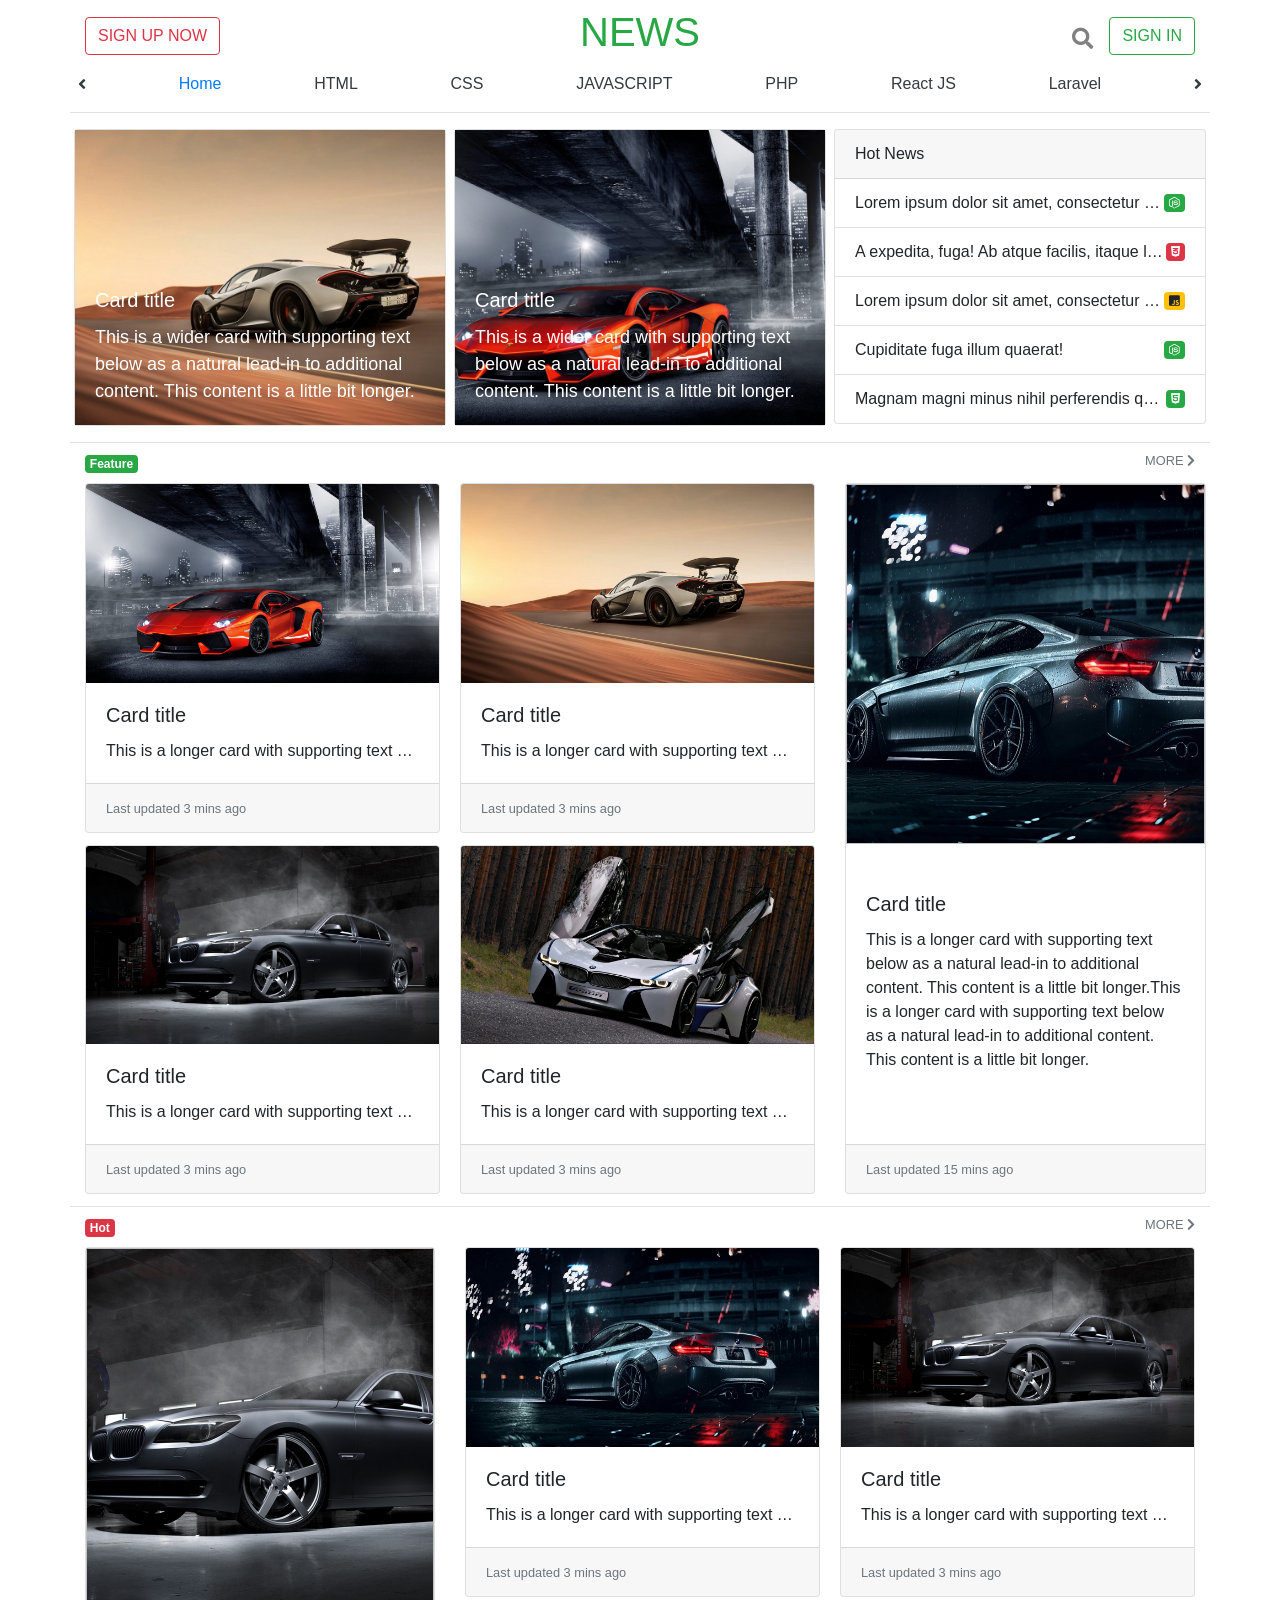
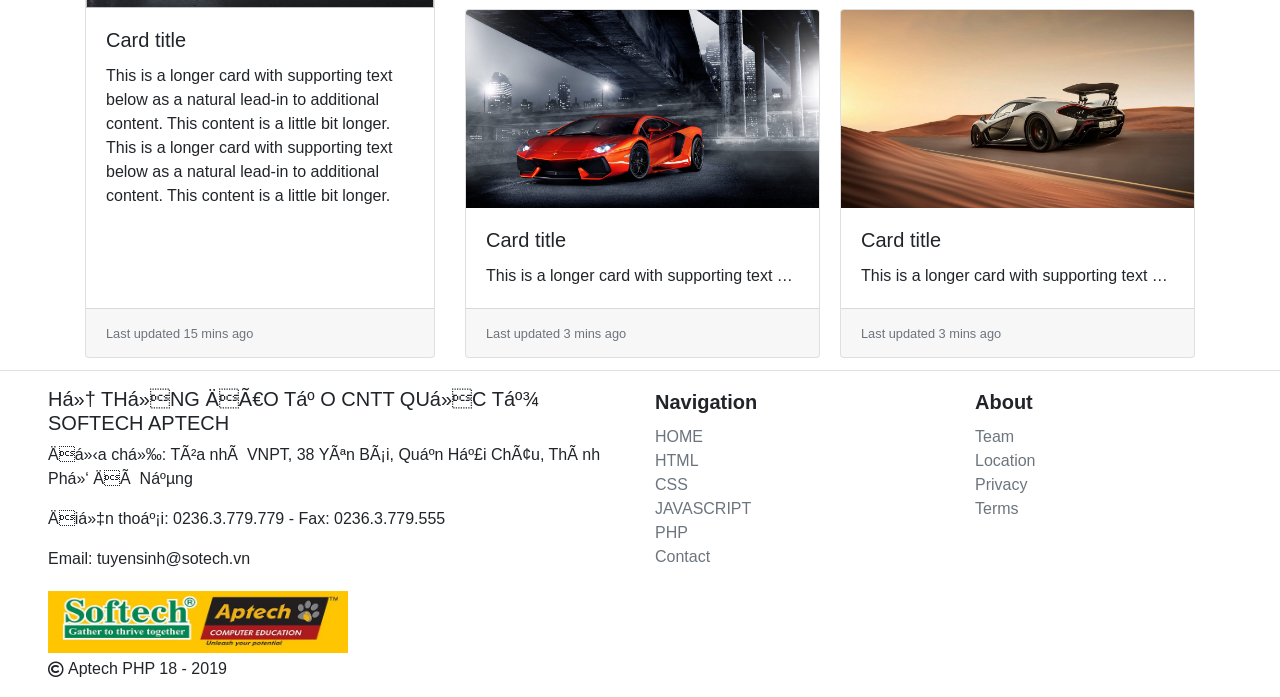
<file: HTML/HTML_PHP_18_LEXUANTHIEN/index.html>
<!DOCTYPE html>
<html>

<head>

    <script src="https://ajax.googleapis.com/ajax/libs/jquery/3.4.0/jquery.min.js"></script>

    <meta name="viewport" content="width=device-width, initial-scale=1">
    <link rel="stylesheet" href="https://stackpath.bootstrapcdn.com/bootstrap/4.3.1/css/bootstrap.min.css">
    <link rel="stylesheet" href="https://use.fontawesome.com/releases/v5.8.2/css/all.css"
        integrity="sha384-oS3vJWv+0UjzBfQzYUhtDYW+Pj2yciDJxpsK1OYPAYjqT085Qq/1cq5FLXAZQ7Ay" crossorigin="anonymous">

    <link rel="stylesheet" href="style.css">
</head>

<body>
    <div class="container pt-2">
        <div class="row">
            <div class="col-md-3 d-flex align-items-center">
                <button type="button" class="d-none d-md-block btn btn-outline-danger">SIGN UP NOW</button>
            </div>

            <div class="col-12 col-md-6 d-flex justify-content-between justify-content-md-center align-items-center">
                <h1 class="text-success">NEWS</h1>
                <div class="d-block d-md-none">
                    <button type="button" class="btn btn-sm btn-outline-success border " id="list-navigation">
                        <i class="fas fa-bars"></i>
                    </button>
                </div>
            </div>

            <div class="col-md-3 d-flex justify-content-end align-items-center">
                <i style="color:grey;" class="d-none d-md-block px-3 pt-1 fas fa-search fa-lg"></i>
                <button type="button" class="d-none d-md-block btn btn-outline-success">SIGN IN</button>
            </div>
        </div>

        <div class="row d-flex pt-2 px-2 flex-column flex-md-row justify-content-between text-dark">
            <i class="d-none d-md-flex fas fa-angle-left pt-1"></i>
            <a href="#">Home</a>
            <a>HTML</a>
            <P>CSS</P>
            <P>JAVASCRIPT</P>
            <P>PHP</P>
            <P>React JS</P>
            <P>Laravel</P>
            <i class="d-none d-md-flex fas fa-angle-right pt-1"></i>
        </div>
    </div>

    <div class="container border-top">
        <div class="row my-3">
            <div class="col-6 col-md-4 px-1">
                <div class="card">

                    <div id="image-1"></div>
                    <div class="card-img-overlay text-white d-flex flex-column justify-content-end ">
                        <h5 class="card-title ">Card title</h5>
                        <p class="card-text" style="font-size: 18px;">This is a wider card with supporting text below as a natural
                            lead-in
                            to additional
                            content. This content is a little bit longer.</p>
                    </div>
                </div>
            </div>

            <div class="d-none d-md-block col-md-4 px-1">
                <div class="card">

                    <div id="image-2"></div>
                    <div class="card-img-overlay text-white d-flex flex-column justify-content-end ">
                        <h5 class="card-title ">Card title</h5>
                        <p class="card-text" style="font-size: 18px;">This is a wider card with supporting text below as a natural
                            lead-in
                            to additional
                            content. This content is a little bit longer.</p>
                    </div>
                </div>
            </div>

            <div class="col-6 col-md-4 px-1">
                <div class="card">
                    <div class="card-header">
                        Hot News
                    </div>
                    <ul class="list-group list-group-flush">
                        <li class="list-group-item d-flex align-items-center">
                            <span class="text-truncate">Lorem ipsum dolor sit amet, consectetur adipisicing elit.
                                Cupiditate fuga illum quaerat!</span>
                            </span>
                            <span class="badge badge-success __badge ">
                                <i class="fab fa-node-js"></i>
                            </span>
                        </li>
                        <li class="list-group-item d-flex align-items-center">
                            <span class="text-truncate">A expedita, fuga! Ab atque facilis, itaque laborum.</span>
                            </span>
                            <span class="badge badge-danger __badge ">
                                <i class="fab fa-css3-alt"></i>
                            </span>
                        </li>
                        <li class="list-group-item d-flex align-items-center">
                            <span class="text-truncate">Lorem ipsum dolor sit amet, consectetur adipisicing
                                elit.</span>
                            </span>
                            <span class="badge badge-warning __badge ">
                                <i class="fab fa-js-square"></i>
                            </span>
                        </li>
                        <li class="list-group-item d-flex justify-content-between align-items-center">
                            <span class="text-truncate">Cupiditate fuga illum quaerat!</span>
                            </span>
                            <span class="badge badge-success __badge ">
                                <i class="fab fa-node-js"></i>
                            </span>
                        </li>
                        <li class="list-group-item d-flex align-items-center">
                            <span class="text-truncate">Magnam magni minus nihil perferendis quis recusandae
                                reiciendis reprehenderit sunt</span>
                            </span>
                            <span class="badge badge-success __badge ">
                                <i class="fab fa-html5"></i>
                            </span>
                        </li>
                    </ul>

                </div>
            </div>

        </div>

    </div>

    <div class="container border-top">
        <div class="row justify-content-between my-2 ">
            <div class="col-2">
                <a href="# " class="badge badge-success text-capitalize">Feature</a>
            </div>
            <div class="col-2 d-flex justify-content-end">
                <small class="ml-auto ">
                    <a href="# " class="text-muted text-uppercase">more
                        <i class="fas fa-chevron-right "></i>
                    </a>
                </small>
            </div>
        </div>


        <div class="row">
            <div class="col-12 col-md-8">
                <div class="card-columns">
                    <div class="card">
                        <img src="image-xe-3.jpg" class="card-img-top" alt="...">
                        <div class="card-body">
                            <h5 class="card-title">Card title</h5>
                            <p class="card-text text-truncate">This is a longer card with supporting text below as a
                                natural lead-in
                                to
                                additional content. This content is a little bit longer.</p>
                        </div>
                        <div class="card-footer">
                            <p class="card-text"><small class="text-muted">Last updated 3 mins ago</small></p>
                        </div>
                    </div>
                    <div class="card">
                        <img src="image-xe-4.jpg" class="card-img-top" alt="...">
                        <div class="card-body">
                            <h5 class="card-title">Card title</h5>
                            <p class="card-text text-truncate">This is a longer card with supporting text below as a
                                natural lead-in
                                to
                                additional content. This content is a little bit longer.</p>
                        </div>
                        <div class="card-footer">
                            <p class="card-text"><small class="text-muted">Last updated 3 mins ago</small></p>
                        </div>
                    </div>
                    <div class="d-none d-md-block card">
                        <img src="image-xe-5.jpg" class="card-img-top" alt="...">
                        <div class="card-body">
                            <h5 class="card-title">Card title</h5>
                            <p class="card-text text-truncate">This is a longer card with supporting text below as a
                                natural lead-in
                                to
                                additional content. This content is a little bit longer.</p>
                        </div>
                        <div class="card-footer">
                            <p class="card-text"><small class="text-muted">Last updated 3 mins ago</small></p>
                        </div>
                    </div>
                    <div class="d-none d-md-block card ">
                        <img src="image-xe-1.jpg" class="card-img-top" alt="...">
                        <div class="card-body">
                            <h5 class="card-title">Card title</h5>
                            <p class="card-text text-truncate">This is a longer card with supporting text below as a
                                natural lead-in
                                to
                                additional content. This content is a little bit longer.</p>
                        </div>
                        <div class="card-footer">
                            <p class="card-text"><small class="text-muted">Last updated 3 mins ago</small></p>
                        </div>
                    </div>
                </div>
            </div>

            <div class="d-none d-md-block col-md-4 pr-1">
                <div class="card">
                    <img id="anh-nen-1" class="card-img-top">
                    <div class="card-body pt-5" style="height: 300px;">
                        <h5 class="card-title">Card title</h5>
                        <p class="card-text">This is a longer card with supporting text below as a natural lead-in to
                            additional content. This content is a little bit longer.This is a longer card with
                            supporting text below as a natural lead-in to additional content. This content is a little
                            bit longer.</p>
                    </div>
                    <div class="card-footer">
                        <p class="card-text"><small class="text-muted">Last updated 15 mins ago</small></p>
                    </div>
                </div>

            </div>
        </div>

    </div>

    <div class="container border-top">
        <div class="row justify-content-between my-2 ">
            <div class="col-2">
                <a href="# " class="badge badge-danger text-capitalize">Hot</a>
            </div>
            <div class="col-2 d-flex justify-content-end">
                <small class="ml-auto ">
                    <a href="# " class="text-muted text-uppercase">more
                        <i class="fas fa-chevron-right "></i>
                    </a>
                </small>
            </div>
        </div>


        <div class="row">
            <div class="d-none d-md-block col-md-4">
                <div class="card">
                    <img id="anh-nen-2" class="card-img-top">
                    <div class="card-body" style="height: 300px;">
                        <h5 class="card-title">Card title</h5>
                        <p class="card-text">This is a longer card with supporting text below as a natural lead-in to
                            additional content. This content is a little bit longer. This is a longer card with
                            supporting text below as a natural lead-in to additional content. This content is a little
                            bit longer.</p>
                    </div>
                    <div class="card-footer">
                        <p class="card-text"><small class="text-muted">Last updated 15 mins ago</small></p>
                    </div>
                </div>

            </div>

            <div class="col-12 col-md-8">
                <div class="card-columns">
                    <div class="card">
                        <img src="image-xe-2.jpg" class="card-img-top" alt="...">
                        <div class="card-body">
                            <h5 class="card-title">Card title</h5>
                            <p class="card-text text-truncate">This is a longer card with supporting text below as a
                                natural lead-in
                                to
                                additional content. This content is a little bit longer.</p>
                        </div>
                        <div class="card-footer">
                            <p class="card-text"><small class="text-muted">Last updated 3 mins ago</small></p>
                        </div>
                    </div>
                    <div class="card">
                        <img src="image-xe-3.jpg" class="card-img-top" alt="...">
                        <div class="card-body">
                            <h5 class="card-title">Card title</h5>
                            <p class="card-text text-truncate">This is a longer card with supporting text below as a
                                natural lead-in
                                to
                                additional content. This content is a little bit longer.</p>
                        </div>
                        <div class="card-footer">
                            <p class="card-text"><small class="text-muted">Last updated 3 mins ago</small></p>
                        </div>
                    </div>
                    <div class="d-none d-md-block card">
                        <img src="image-xe-4.jpg" class="card-img-top" alt="...">
                        <div class="card-body">
                            <h5 class="card-title">Card title</h5>
                            <p class="card-text text-truncate">This is a longer card with supporting text below as a
                                natural lead-in
                                to
                                additional content. This content is a little bit longer.</p>
                        </div>
                        <div class="card-footer">
                            <p class="card-text"><small class="text-muted">Last updated 3 mins ago</small></p>
                        </div>
                    </div>
                    <div class="d-none d-md-block card ">
                        <img src="image-xe-5.jpg" class="card-img-top" alt="...">
                        <div class="card-body">
                            <h5 class="card-title">Card title</h5>
                            <p class="card-text text-truncate">This is a longer card with supporting text below as a
                                natural lead-in
                                to
                                additional content. This content is a little bit longer.</p>
                        </div>
                        <div class="card-footer">
                            <p class="card-text"><small class="text-muted">Last updated 3 mins ago</small></p>
                        </div>
                    </div>
                </div>
            </div>


        </div>

    </div>


    <div class="container-fluid border-top">
        <div class="row pt-3">
            <div class="col-6 col-md-6 pl-5">
                <h5>HỆ THỐNG ĐÀO TẠO CNTT QUỐC TẾ SOFTECH APTECH</h5>
                <p>Địa chỉ: Tòa nhà VNPT, 38 Yên Bái, Quận Hải Châu, Thành Phố Đà Nẵng</p>
                <p>Điện thoại: 0236.3.779.779 - Fax: 0236.3.779.555</p>
                <p>Email: tuyensinh@sotech.vn</p>
                <img class="py-1" src="softech.jpg" width="300px;" height="70px;">
                <div class="d-flex">
                    <i class=" pt-1 pr-1 far fa-copyright"></i>
                    <p>Aptech PHP 18 - 2019</p>
                </div>
            </div>
            <div class="col-3 d-none d-md-block">
                <ul class="list-unstyled">
                    <li style="font-size: 20px;" class="pb-2"><b>Navigation</b></li>
                    <li><a class="text-muted">HOME</a></li>
                    <li><a class="text-muted">HTML</a></li>
                    <li><a class="text-muted">CSS</a></li>
                    <li><a class="text-muted">JAVASCRIPT</a></li>
                    <li><a class="text-muted">PHP</a></li>
                    <li><a class="text-muted">Contact</a></li>
                </ul>

            </div>
            <div class="col-6 col-md-3 d-flex justify-content-sm-center justify-content-md-between">
                <ul class="list-unstyled">
                    <li style="font-size: 20px;" class="pb-2"><b>About</b></li>
                    <li><a class="text-muted">Team</a></li>
                    <li><a class="text-muted">Location</a></li>
                    <li><a class="text-muted">Privacy</a></li>
                    <li><a class="text-muted">Terms</a></li>
                </ul>
            </div>
        </div>
    </div>

</body>

</html>
</file>
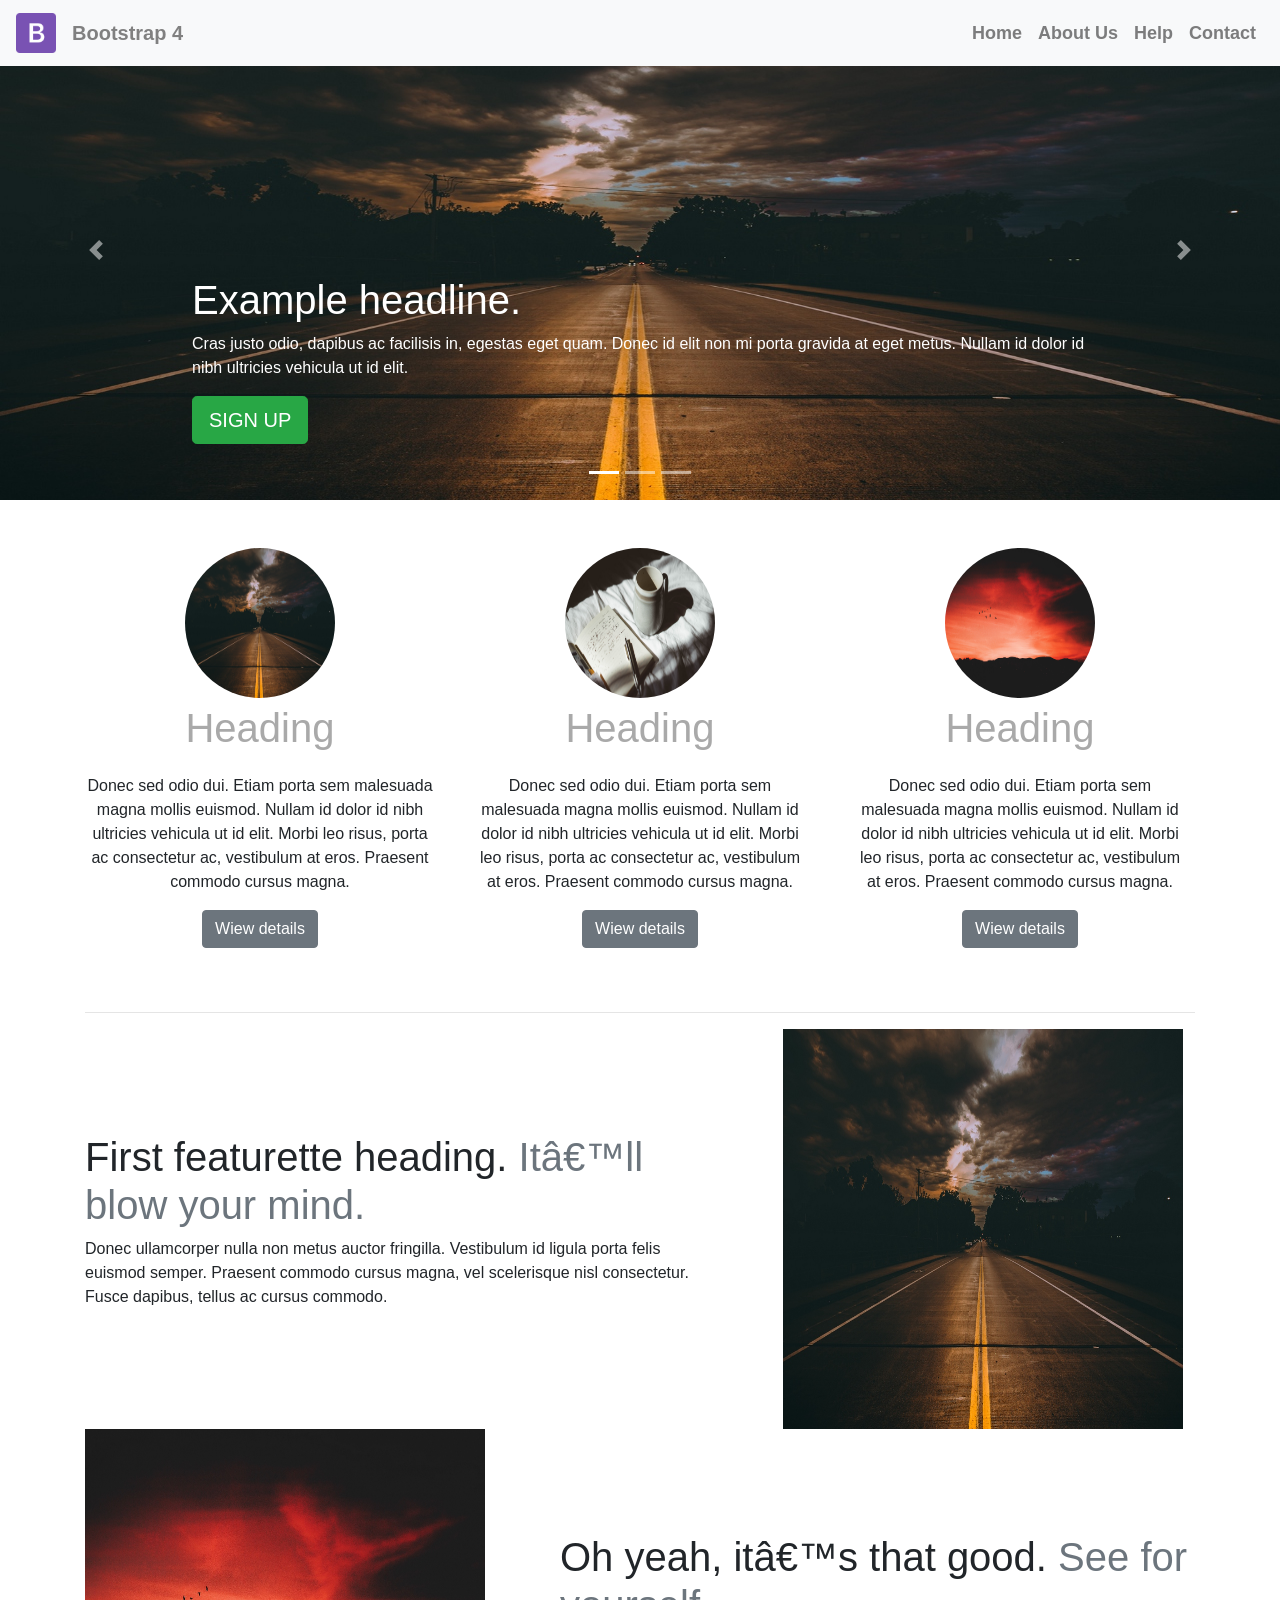
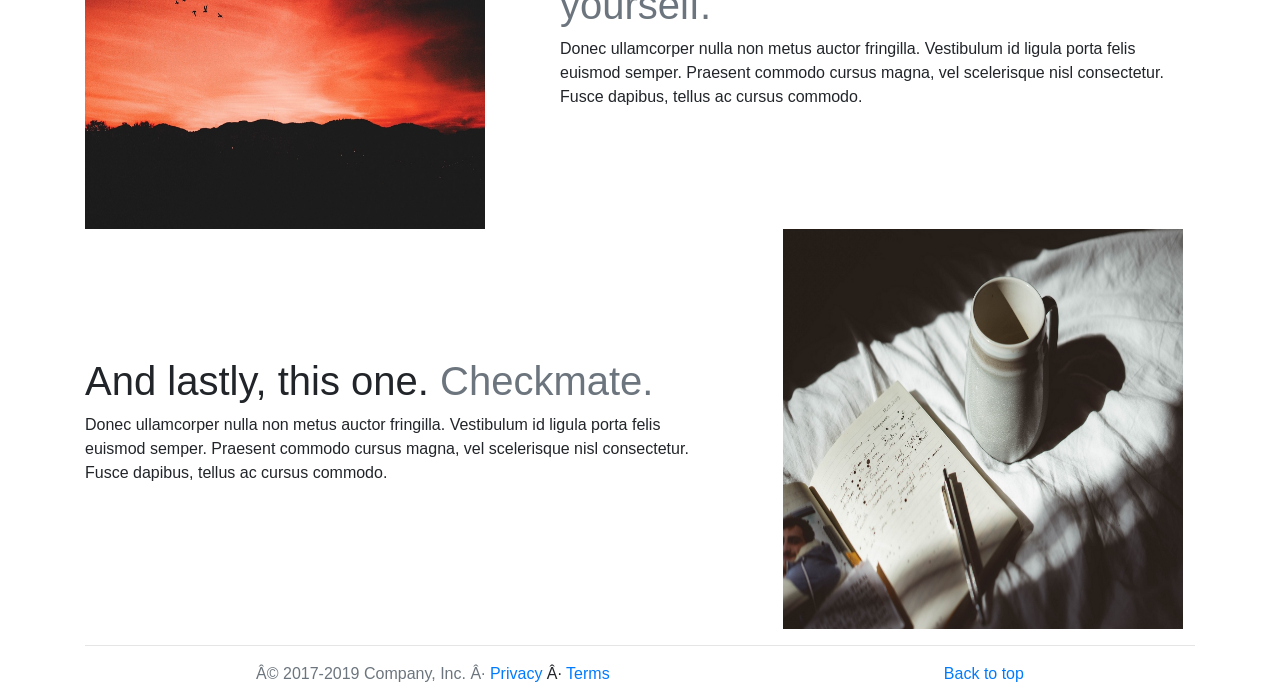
<file: HTML/13-20190528/baitap/index.html>
<!DOCTYPE html>
<html>

<head>
    <link rel="stylesheet" href="style.css">

    <meta name="viewport" content="width=device-width, initial-scale=1">
    <link rel="stylesheet" href="https://stackpath.bootstrapcdn.com/bootstrap/4.3.1/css/bootstrap.min.css">
</head>

<body>
    <script src="https://code.jquery.com/jquery-3.3.1.slim.min.js"
        integrity="sha384-q8i/X+965DzO0rT7abK41JStQIAqVgRVzpbzo5smXKp4YfRvH+8abtTE1Pi6jizo"
        crossorigin="anonymous"></script>
    <script src="https://cdnjs.cloudflare.com/ajax/libs/popper.js/1.14.7/umd/popper.min.js"
        integrity="sha384-UO2eT0CpHqdSJQ6hJty5KVphtPhzWj9WO1clHTMGa3JDZwrnQq4sF86dIHNDz0W1"
        crossorigin="anonymous"></script>
    <script src="https://stackpath.bootstrapcdn.com/bootstrap/4.3.1/js/bootstrap.min.js"
        integrity="sha384-JjSmVgyd0p3pXB1rRibZUAYoIIy6OrQ6VrjIEaFf/nJGzIxFDsf4x0xIM+B07jRM"
        crossorigin="anonymous"></script>



    <nav class="navbar navbar-expand-md bg-light navbar-light fixed-top" style="font-size: 18px;">
        <a class="navbar-brand" href="#">
            <img src="/HTML/13-20190528/logo.png" alt="logo" style="width:40px;">
        </a>
        <a class="navbar-brand d-none d-lg-block" style="color: gray;" href="#"><b>Bootstrap 4</b></a>
        <button class="navbar-toggler bg-dark" type="button" data-toggle="collapse" data-target="#collapsibleNavbar">
            <span class="navbar-toggler-icon"></span>
        </button>
        <div class="collapse navbar-collapse justify-content-end" id="collapsibleNavbar">
            <ul class="navbar-nav">
                <li class="nav-item">
                    <a class="nav-link" href="#"><b>Home</b></a>
                </li>
                <li class="nav-item">
                    <a class="nav-link" href="#"><b>About Us</b></a>
                </li>
                <li class="nav-item">
                    <a class="nav-link" href="#"><b>Help</b></a>
                </li>
                <li class="nav-item">
                    <a class="nav-link" href="#"><b>Contact</b></a>
                </li>
            </ul>
        </div>
    </nav>

    <div class="bd-example">
            <div id="carouselExampleCaptions" class="carousel slide" data-ride="carousel">
              <ol class="carousel-indicators">
                <li data-target="#carouselExampleCaptions" data-slide-to="0" class="active"></li>
                <li data-target="#carouselExampleCaptions" data-slide-to="1"></li>
                <li data-target="#carouselExampleCaptions" data-slide-to="2"></li>
              </ol>
              <div class="carousel-inner">
                <div class="carousel-item active">
                  <img src="/HTML/13-20190528/hinh-anh-1.jpg" class="d-block w-100" height="500px;" alt="...">
                  <div class="carousel-caption text-left">
                        <h1>Example headline.</h1>
                        <p>Cras justo odio, dapibus ac facilisis in, egestas eget quam. Donec id elit non mi porta gravida at
                          eget metus. Nullam id dolor id nibh ultricies vehicula ut id elit.</p>
                        <p><a class="btn btn-lg btn-success" href="#" role="button">SIGN UP</a></p>
                  </div>
                </div>
                <div class="carousel-item">
                  <img src="/HTML/13-20190528/hinh-anh-2.jpg" class="d-block w-100" height="500px;" alt="...">
                  <div class="carousel-caption d-none d-md-block">
                        <h1>Another example headline.</h1>
                        <p>Cras justo odio, dapibus ac facilisis in, egestas eget quam. Donec id elit non mi porta gravida at
                          eget metus. Nullam id dolor id nibh ultricies vehicula ut id elit.</p>
                        <p><a class="btn btn-lg btn-warning" href="#" role="button">Learn more</a></p>
                  </div>
                </div>
                <div class="carousel-item">
                  <img src="/HTML/13-20190528/hinh-anh-4.jpg" class="d-block w-100" height="500px;" alt="...">
                  <div class="carousel-caption text-right">
                        <h1>One more for good measure.</h1>
                        <p>Cras justo odio, dapibus ac facilisis in, egestas eget quam. Donec id elit non mi porta gravida at
                          eget metus. Nullam id dolor id nibh ultricies vehicula ut id elit.</p>
                        <p><a class="btn btn-lg btn-danger" href="#" role="button">Browse gallery</a></p>
                  </div>
                </div>
              </div>
              <a class="carousel-control-prev" href="#carouselExampleCaptions" role="button" data-slide="prev">
                <span class="carousel-control-prev-icon" aria-hidden="true"></span>
                <span class="sr-only">Previous</span>
              </a>
              <a class="carousel-control-next" href="#carouselExampleCaptions" role="button" data-slide="next">
                <span class="carousel-control-next-icon" aria-hidden="true"></span>
                <span class="sr-only">Next</span>
              </a>
            </div>
    </div>

    <br>
    <div class="container">
        <div class="row">
            <div class="col-md-12 col-lg-4" style="justify-content: center; display: flex; align-items: center; flex-direction: column; text-align: center;">
                <img id="vongtron" src="/HTML/13-20190528/hinh-anh-1.jpg" height="150px"; width="150px";>
                    
                <p style="color:darkgray; font-size:40px">Heading</p>
                <p>Donec sed odio dui. Etiam porta sem malesuada magna mollis euismod. Nullam id dolor id nibh ultricies
                    vehicula ut id elit. Morbi leo risus, porta ac consectetur ac, vestibulum at eros. Praesent commodo
                    cursus magna.</p>
                <button type="button" class="btn btn-secondary">Wiew details</button>

            </div>

            <div class="col-md-12 col-lg-4 p-4" style="justify-content: center; display: flex; align-items: center; flex-direction: column; text-align: center;">
                <img id="vongtron" src="/HTML/13-20190528/hinh-anh-4.jpg" height="150px"; width="150px";>
                <p style="color:darkgray; font-size:40px">Heading</p>
                <p>Donec sed odio dui. Etiam porta sem malesuada magna mollis euismod. Nullam id dolor id nibh ultricies
                    vehicula ut id elit. Morbi leo risus, porta ac consectetur ac, vestibulum at eros. Praesent commodo
                    cursus magna.</p>
                <button type="button" class="btn btn-secondary">Wiew details</button>

            </div>

            <div class="col-md-12 col-lg-4 p-4" style="justify-content: center; display: flex; align-items: center; flex-direction: column; text-align: center;">
                <img id="vongtron" src="/HTML/13-20190528/hinh-anh-2.jpg" height="150px"; width="150px";>
                <p style="color:darkgray; font-size:40px">Heading</p>
                <p>Donec sed odio dui. Etiam porta sem malesuada magna mollis euismod. Nullam id dolor id nibh ultricies
                    vehicula ut id elit. Morbi leo risus, porta ac consectetur ac, vestibulum at eros. Praesent commodo
                    cursus magna.</p>
                <button type="button" class="btn btn-secondary">Wiew details</button>

            </div>
        </div>

        <br>
        <hr>

        <div id="phan-ba" class="row d-flex">
            <div class="col-md-12 col-lg-7 d-flex justify-content-center flex-column text-algin-center">
                <h1>First featurette heading.<a class="text-muted"> It’ll blow your mind.</a></h1>
                <p>Donec ullamcorper nulla non metus auctor fringilla. Vestibulum id ligula porta felis euismod semper.
                    Praesent commodo cursus magna, vel scelerisque nisl consectetur. Fusce dapibus, tellus ac cursus
                    commodo.</p>
            </div>
            <div class="col-md-12 col-lg-5 pl-5" style="justify-content: center;">
                <img src='/HTML/13-20190528/hinh-anh-1.jpg' width="400px;" height="400px;">
            </div>
        </div>


        <div id="phan-ba" class="row" >
            <div id="phan-hai-anh" class="col-md-12 col-lg-5" style="justify-content: center;">
                <img src='/HTML/13-20190528/hinh-anh-2.jpg' width="400px;" height="400px;">
            </div>
            <div id="phan-hai-text" class="col-md-12 col-lg-7 d-flex justify-content-center flex-column text-algin-center">
                <h1>Oh yeah, it’s that good. <a class="text-muted">See for yourself.</a></h1>
                <p>Donec ullamcorper nulla non metus auctor fringilla. Vestibulum id ligula porta felis euismod semper.
                    Praesent commodo cursus magna, vel scelerisque nisl consectetur. Fusce dapibus, tellus ac cursus
                    commodo.</p>

            </div>
        </div>


        <div id="phan-ba" class="row">
            <div class="col-md-12 col-lg-7 d-flex justify-content-center flex-column text-algin-center">
                <h1>And lastly, this one. <a class="text-muted"> Checkmate.</a></h1>
                <p>Donec ullamcorper nulla non metus auctor fringilla. Vestibulum id ligula porta felis euismod semper.
                    Praesent commodo cursus magna, vel scelerisque nisl consectetur. Fusce dapibus, tellus ac cursus
                    commodo.</p>

            </div>
            
            <div class="col-md-12 col-lg-5 pl-5" style="justify-content: center;">
                <img src='/HTML/13-20190528/hinh-anh-4.jpg' width="400px;" height="400px;">
            </div>
            
        </div>
        <hr>

        <div class="row m-1" style="justify-content: space-around;">
            <div>
                <a class="text-muted">© 2017-2019 Company, Inc. · <a href="#">Privacy</a> · <a href="#">Terms</a></a>
            </div>
            <a href="#">Back to top</a>
        </div>
    </div>

</body>

</html>
</file>
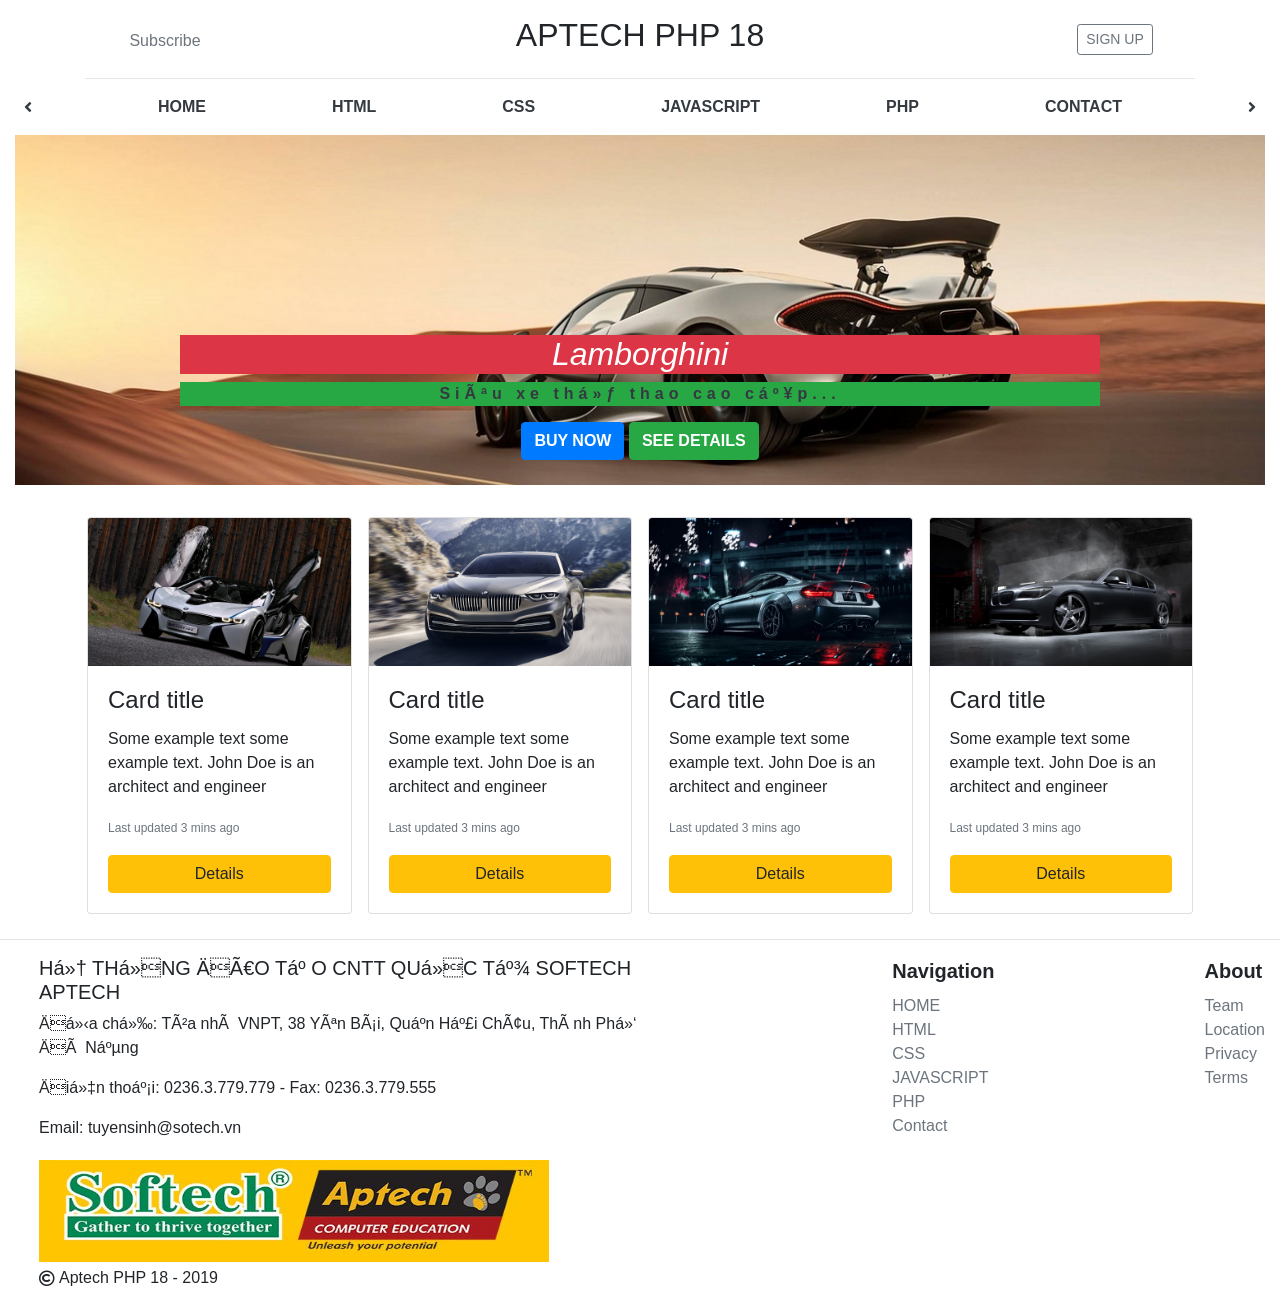
<file: HTML/14-20190530/baitap/index.html>
<!DOCTYPE html>
<html>
    <head>

        <script src="https://ajax.googleapis.com/ajax/libs/jquery/3.4.0/jquery.min.js"></script>

        <meta name="viewport" content="width=device-width, initial-scale=1">
        <link rel="stylesheet" href="https://stackpath.bootstrapcdn.com/bootstrap/4.3.1/css/bootstrap.min.css">
        <link rel="stylesheet" href="https://use.fontawesome.com/releases/v5.8.2/css/all.css" integrity="sha384-oS3vJWv+0UjzBfQzYUhtDYW+Pj2yciDJxpsK1OYPAYjqT085Qq/1cq5FLXAZQ7Ay" crossorigin="anonymous">
        
        <style>
                /* #anh-nen {
                    height: 300px;
                    width: 100%;
                    background-image: url('hinhnen.jpg');
                    background-size: cover;
                    background-position: center;  /*vi tri cua anh*/
                /*    background-origin: content-box;
                } 
                */

                #nen {
                    height: 350px;
                    width: 100%;
                    background-image: url('nen4.jpg');
                    background-size: cover;
                    background-position: center;  /*vi tri cua anh*/
                    background-origin: content-box;
                }

                .pl-6 {
                    padding-left: 210px;
                }

                .pt-6 {
                    padding-top: 200px;
                }
        </style>
    </head>
    <body>
        <div class="container pt-3">
            <div class="row align-items-center">
                <div class="col-md-2 d-flex justify-content-center pt-1">
                    <a class="text-muted d-none d-md-block ">Subscribe</a>
                </div>
                <div class="col-12 col-md-8 d-flex justify-content-center">
                    <h2>APTECH PHP 18</h2>
                </div>
                <div class="col-md-2 d-flex justify-content-center align-items-center">
                    <button type="button" class="d-none d-md-block  btn btn-sm btn-outline-secondary">SIGN UP</button>
                </div>
            </div>
            <hr>
        </div>

        <div class="container-fluid">
            <div class="row justify-content-between px-4 text-dark">
                <i class="fas fa-angle-left pt-1"></i>
                <p><b>HOME</b></p>
                <P><b>HTML</b></P>
                <P><b>CSS</b></P>
                <P><b>JAVASCRIPT</b></P>
                <P><b>PHP</b></P>
                <P><b>CONTACT</b></P>
                <i class="fas fa-angle-right pt-1"></i>
            </div>
            <div id="nen" class="d-none d-md-block">
                <!-- <img id="anh-nen"> -->
                <div class="container pt-6">
                    <div class="row">
                        <div class="col-1"></div>
                        <div class="col-10 text-center">
                            <h2 class="bg-danger text-white"><i>Lamborghini</i></h2>
                            <p class="bg-success text-dark" style="letter-spacing: 5px;"><b>Siêu xe thể thao cao cấp...</b></p>
                        </div>
                        <div class="col-1"></div>
                    </div>
                    <div class="text-center">
                        <button type="button" class="btn btn-primary"><b>BUY NOW</b></button>
                        <button type="button" class="btn btn-success"><B>SEE DETAILS</B></button>
                    </div>
                </div>
            </div>
        </div>

        <div class="container p-4">
            <div class="row">
                <div class="col-6 col-md-3 p-2" style="height: 390px">
                    <div class="card">
                        <img class="card-img-top" src="xe-1.jpg" alt="Card image" style="width:100%;">
                        <div class="card-body">
                            <h4 class="card-title">Card title</h4>
                            <p class="card-text">Some example text some example text. John Doe is an architect and engineer</p>
                            <p><a class="text-muted" style="font-size: 12px;">Last updated 3 mins ago</a></p>
                            <a href="#" class="btn btn-warning btn-block">Details</a>
                        </div>
                    </div>
                </div>

                <div class="col-6 col-md-3 p-2" style="height: 380px">
                        <div class="card">
                            <img class="card-img-top" src="xe-2.jpg" alt="Card image" style="width:100%;">
                            <div class="card-body">
                                <h4 class="card-title">Card title</h4>
                                <p class="card-text">Some example text some example text. John Doe is an architect and engineer</p>
                                <p><a class="text-muted" style="font-size: 12px;">Last updated 3 mins ago</a></p>
                                <a href="#" class="btn btn-warning btn-block">Details</a>
                            </div>
                        </div>
                </div>
                
                <div class="col-6 col-md-3 p-2" style="height: 380px">
                        <div class="card">
                            <img class="card-img-top" src="xe-3.jpg" alt="Card image" style="width:100%;">
                            <div class="card-body">
                                <h4 class="card-title">Card title</h4>
                                <p class="card-text">Some example text some example text. John Doe is an architect and engineer</p>
                                <p><a class="text-muted" style="font-size: 12px;">Last updated 3 mins ago</a></p>
                                <a href="#" class="btn btn-warning btn-block">Details</a>
                            </div>
                        </div>
                </div>

                <div class="col-6 col-md-3 p-2" style="height: 380px">
                        <div class="card">
                            <img class="card-img-top" src="xe-4.jpg" alt="Card image" style="width:100%;">
                            <div class="card-body">
                                <h4 class="card-title">Card title</h4>
                                <p class="card-text">Some example text some example text. John Doe is an architect and engineer</p>
                                <p><a class="text-muted" style="font-size: 12px;">Last updated 3 mins ago</a></p>
                                <a href="#" class="btn btn-warning btn-block">Details</a>
                            </div>
                        </div>
                </div>
            </div>
        </div>

        <hr>
        <div class="container-fluid d-flex">
            <div class="pl-4">
                <h5>HỆ THỐNG ĐÀO TẠO CNTT QUỐC TẾ SOFTECH APTECH</h5>
                <p>Địa chỉ: Tòa nhà VNPT, 38 Yên Bái, Quận Hải Châu, Thành Phố Đà Nẵng</p>
                <p>Điện thoại: 0236.3.779.779 - Fax: 0236.3.779.555</p>
                <p>Email: tuyensinh@sotech.vn</p>
                <img class="py-1" src="softech.jpg" width="510px;" height="110px;">
                <div class="d-flex">
                    <i class=" pt-1 pr-1 far fa-copyright"></i>
                    <p>Aptech PHP 18 - 2019</p>
                </div>
            </div>
            <div class="pl-6 d-none d-md-block">
                <ul class="list-unstyled">
                    <li style="font-size: 20px;" class="pb-2"><b>Navigation</b></li>
                    <li><a class="text-muted">HOME</a></li>
                    <li><a class="text-muted">HTML</a></li>
                    <li><a class="text-muted">CSS</a></li>
                    <li><a class="text-muted">JAVASCRIPT</a></li>
                    <li><a class="text-muted">PHP</a></li>
                    <li><a class="text-muted">Contact</a></li>
                </ul>
                <!-- <p><b>Navigation</b></p>
                <p>HOME</p>
                <p>HTML</p>
                <p>CSS</p>
                <p>JAVASCRIPT</p>
                <p>PHP</p>
                <p>Contact</p> -->
            </div>
            <div class="pl-6">
                    <ul class="list-unstyled">
                        <li style="font-size: 20px;" class="pb-2"><b>About</b></li>
                        <li><a class="text-muted">Team</a></li>
                        <li><a class="text-muted">Location</a></li>
                        <li><a class="text-muted">Privacy</a></li>
                        <li><a class="text-muted">Terms</a></li>
                    </ul>
            </div>
        </div>
    </body>
</html>
</file>
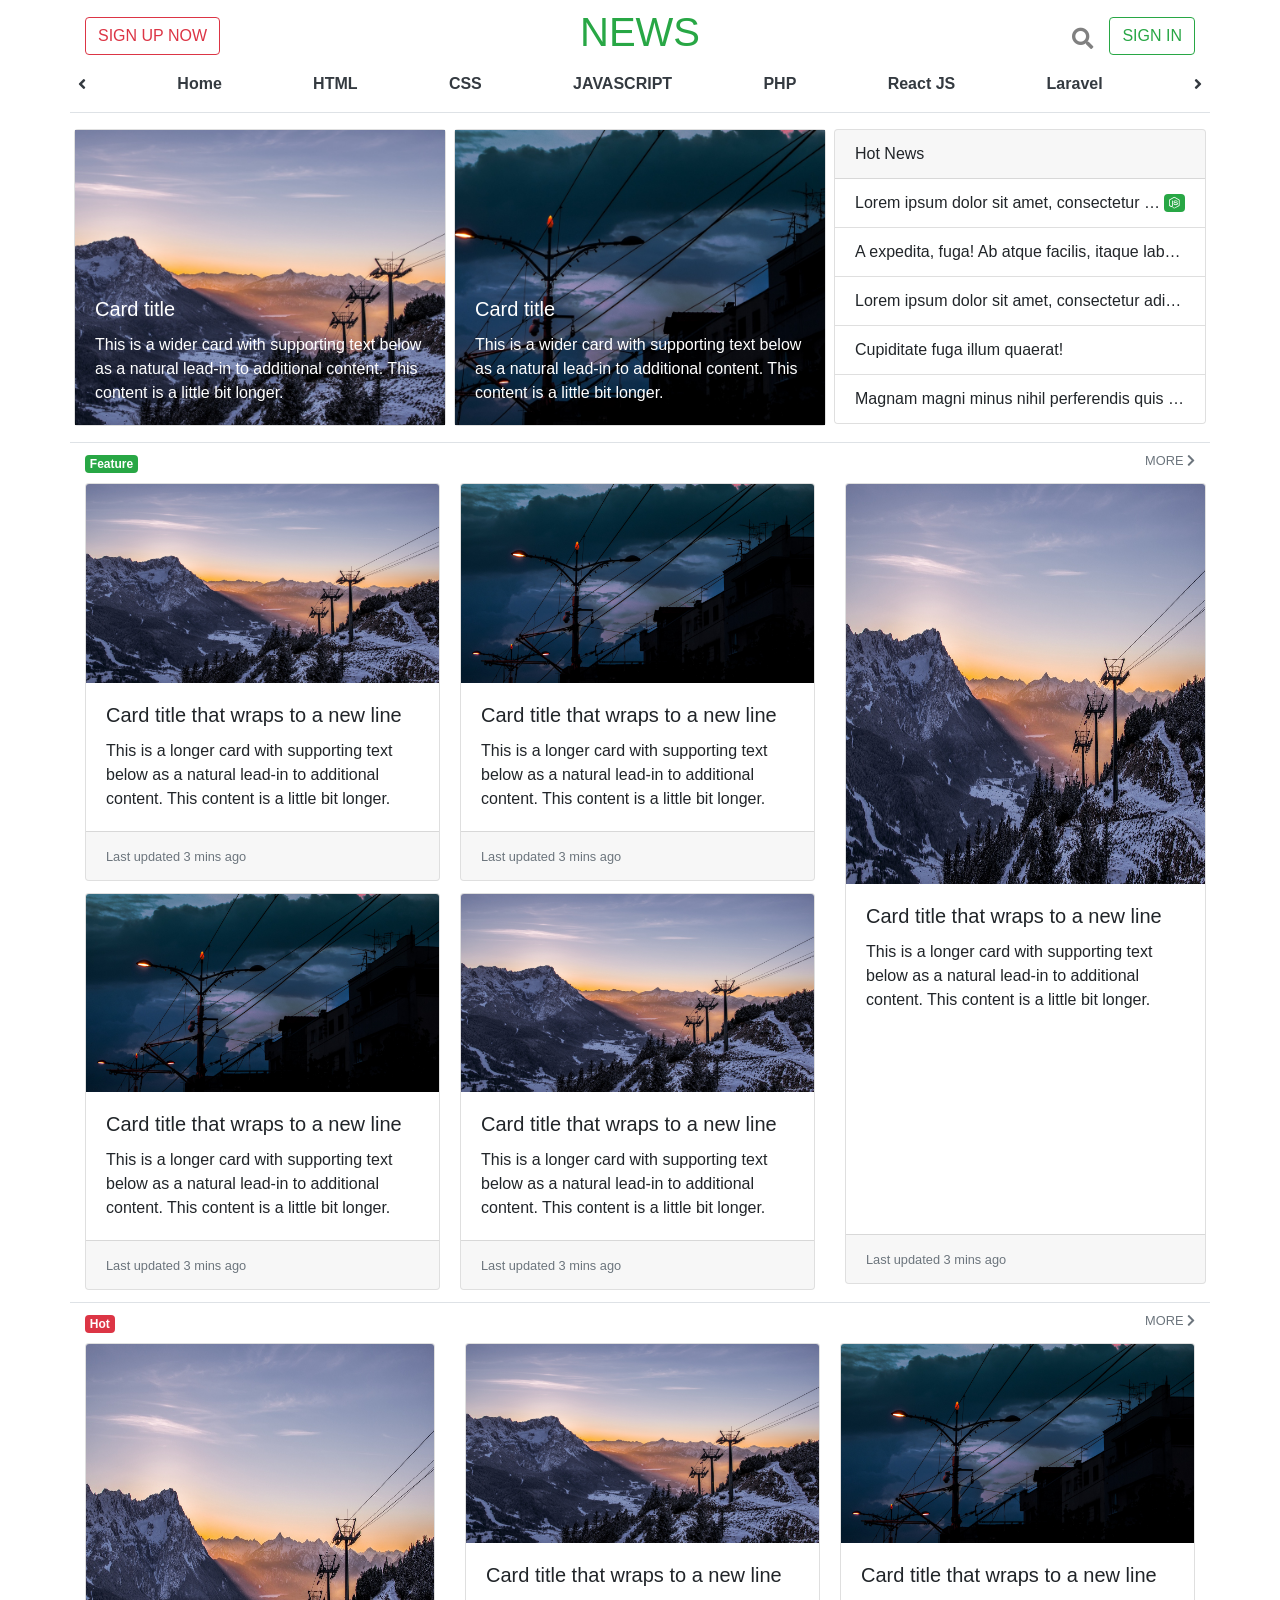
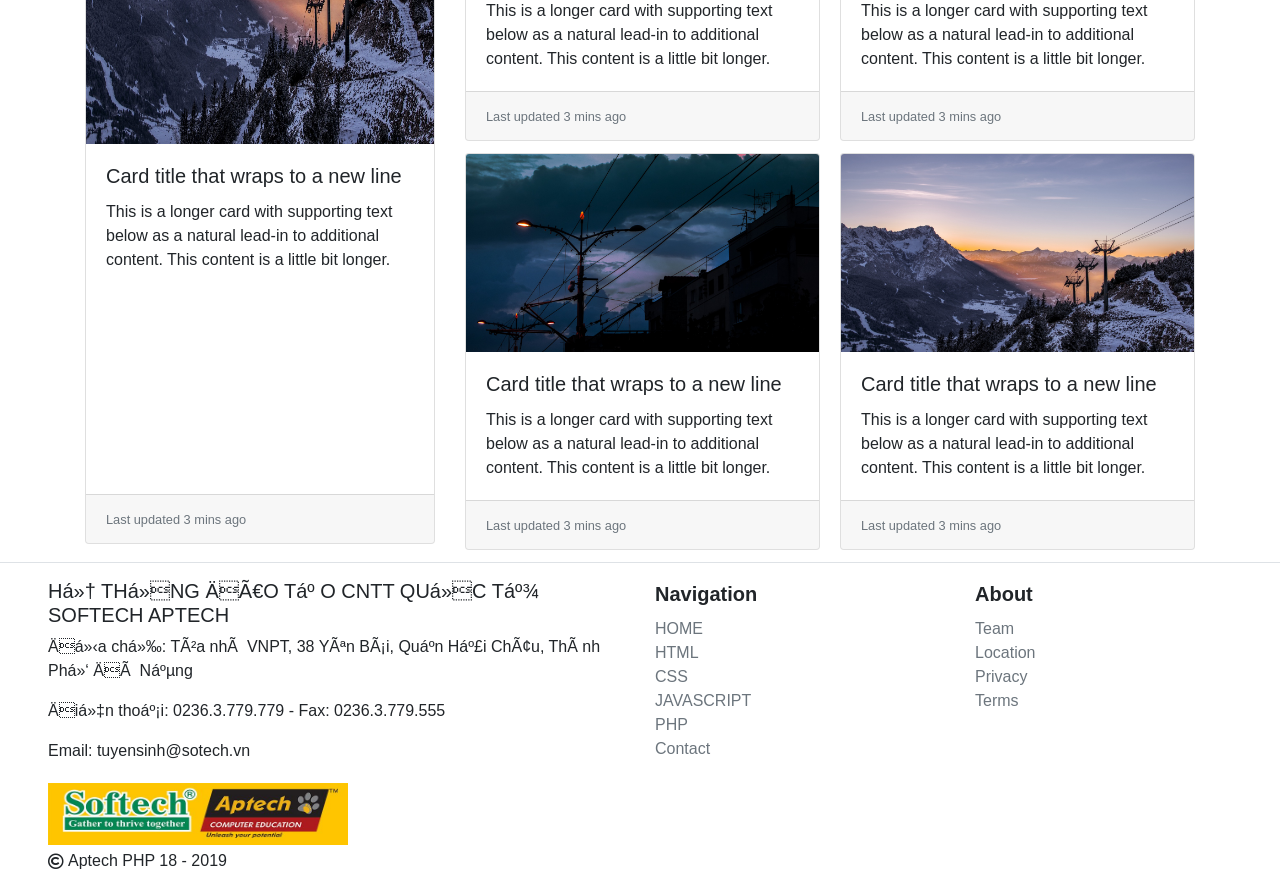
<file: HTML/14-20190530/baitap2/index.html>
<!DOCTYPE html>
<html>

<head>

    <script src="https://ajax.googleapis.com/ajax/libs/jquery/3.4.0/jquery.min.js"></script>

    <meta name="viewport" content="width=device-width, initial-scale=1">
    <link rel="stylesheet" href="https://stackpath.bootstrapcdn.com/bootstrap/4.3.1/css/bootstrap.min.css">
    <link rel="stylesheet" href="https://use.fontawesome.com/releases/v5.8.2/css/all.css"
        integrity="sha384-oS3vJWv+0UjzBfQzYUhtDYW+Pj2yciDJxpsK1OYPAYjqT085Qq/1cq5FLXAZQ7Ay" crossorigin="anonymous">

    <link rel="stylesheet" href="style.css">
</head>

<body>
    <div class="container pt-2">
        <div class="row">
            <div class="col-md-3 d-flex align-items-center">
                <button type="button" class="d-none d-md-block btn btn-outline-danger">SIGN UP NOW</button>
            </div>

            <div class="col-12 col-md-6 d-flex justify-content-between justify-content-md-center align-items-center">
                <h1 class="text-success">NEWS</h1>
                <div class="d-block d-md-none">
                    <button type="button" class="btn btn-sm btn-outline-success border " id="list-navigation">
                      <i class="fas fa-bars"></i>
                    </button>
                    <!-- tạo nút biểu tương khi giao diện nhỏ -->
                  </div>
            </div>

            <div class="col-md-3 d-flex justify-content-end align-items-center">
                <i style="color:grey;" class="d-none d-md-block px-3 pt-1 fas fa-search fa-lg"></i>
                <button type="button" class="d-none d-md-block btn btn-outline-success">SIGN IN</button>

            </div>

        </div>


        <div class="row d-none d-md-flex pt-2 px-2 justify-content-between text-dark">
            <i class="fas fa-angle-left pt-1"></i>
            <p><b>Home</b></p>
            <P><b>HTML</b></P>
            <P><b>CSS</b></P>
            <P><b>JAVASCRIPT</b></P>
            <P><b>PHP</b></P>
            <P><b>React JS</b></P>
            <P><b>Laravel</b></P>
            <i class="fas fa-angle-right pt-1"></i>
        </div>


    </div>

    <div class="container border-top">
        <div class="row my-3">
            <div class="col-6 col-md-4 px-1">
                <div class="card">

                    <div id="anh"></div>
                    <div class="card-img-overlay text-white d-flex flex-column justify-content-end ">
                        <h5 class="card-title ">Card title</h5>
                        <p class="card-text ">This is a wider card with supporting text below as a natural
                            lead-in
                            to additional
                            content. This content is a little bit longer.</p>
                    </div>
                </div>
            </div>

            <div class="d-none d-md-block col-md-4 px-1">
                <!-- px-1 để dãn hình ảnh ra rộng hơn, 2 ảnh gần lại     -->
                <div class="card">

                    <div id="anh2"></div>
                    <div class="card-img-overlay text-white d-flex flex-column justify-content-end ">
                        <h5 class="card-title ">Card title</h5>
                        <p class="card-text ">This is a wider card with supporting text below as a natural
                            lead-in
                            to additional
                            content. This content is a little bit longer.</p>
                    </div>
                </div>
            </div>

            <!-- làm theo card -->

            <!-- <div class="col-4">
                <div id="anh2" style="font-size: 20px" class="text-white px-3">
                    <h3 class="pt-6">Card title</h3>
                    <p>This is a wider card with supporting text below as a natural lead-in to additional</p>
                </div>
            </div> làm theo text trên image -->

            <div class="col-6 col-md-4 px-1">
                <div class="card">
                    <div class="card-header">
                        Hot News
                    </div>
                    <ul class="list-group list-group-flush">
                        <li class="list-group-item d-flex align-items-center">
                            <span class="text-truncate">Lorem ipsum dolor sit amet, consectetur adipisicing elit.
                                Cupiditate fuga illum quaerat!</span>
                            </span>
                            <span class="badge badge-success __badge ">
                                <i class="fab fa-node-js "></i>
                            </span>
                        </li>
                        <li class="list-group-item text-truncate ">A expedita, fuga! Ab atque facilis, itaque laborum.
                        </li>
                        <li class="list-group-item text-truncate">Lorem ipsum dolor sit amet, consectetur adipisicing
                            elit.
                        </li>
                        <li class="list-group-item text-truncate">Cupiditate fuga illum quaerat!
                        </li>
                        <li class="list-group-item text-truncate">Magnam magni minus nihil perferendis quis recusandae
                            reiciendis reprehenderit sunt</li>

                    </ul>
                    <!-- text-truncate: để text ko xuống dòng -->
                </div>
            </div>

        </div>

    </div>

    <div class="container border-top">
        <div class="row justify-content-between my-2 ">
            <div class="col-2">
                <a href="# " class="badge badge-success text-capitalize">Feature</a>
            </div>
            <div class="col-2 d-flex justify-content-end">
                <small class="ml-auto ">
                    <a href="# " class="text-muted text-uppercase">more
                        <i class="fas fa-chevron-right "></i>
                    </a>
                </small>
            </div>
        </div>


        <div class="row">
            <div class="col-12 col-md-8">
                <div class="card-columns">
                    <div class="card">
                        <img src="anh-2-1.jpg" class="card-img-top" alt="...">
                        <div class="card-body">
                            <h5 class="card-title">Card title that wraps to a new line</h5>
                            <p class="card-text">This is a longer card with supporting text below as a natural lead-in
                                to
                                additional content. This content is a little bit longer.</p>
                        </div>
                        <div class="card-footer">
                            <p class="card-text"><small class="text-muted">Last updated 3 mins ago</small></p>
                        </div>
                    </div>
                    <div class="card">
                        <img src="anh-2-2.jpg" class="card-img-top" alt="...">
                        <div class="card-body">
                            <h5 class="card-title">Card title that wraps to a new line</h5>
                            <p class="card-text">This is a longer card with supporting text below as a natural lead-in
                                to
                                additional content. This content is a little bit longer.</p>
                        </div>
                        <div class="card-footer">
                            <p class="card-text"><small class="text-muted">Last updated 3 mins ago</small></p>
                        </div>
                    </div>
                    <div class="d-none d-md-block card">
                        <img src="anh-2-2.jpg" class="card-img-top" alt="...">
                        <div class="card-body">
                            <h5 class="card-title">Card title that wraps to a new line</h5>
                            <p class="card-text">This is a longer card with supporting text below as a natural lead-in
                                to
                                additional content. This content is a little bit longer.</p>
                        </div>
                        <div class="card-footer">
                            <p class="card-text"><small class="text-muted">Last updated 3 mins ago</small></p>
                        </div>
                    </div>
                    <div class="d-none d-md-block card ">
                        <img src="anh-2-1.jpg" class="card-img-top" alt="...">
                        <div class="card-body">
                            <h5 class="card-title">Card title that wraps to a new line</h5>
                            <p class="card-text">This is a longer card with supporting text below as a natural lead-in
                                to
                                additional content. This content is a little bit longer.</p>
                        </div>
                        <div class="card-footer">
                            <p class="card-text"><small class="text-muted">Last updated 3 mins ago</small></p>
                        </div>
                    </div>
                </div>
            </div>

            <div class="d-none d-md-block col-md-4 pr-1">
                <div class="card">
                    <img src="anh-2-1.jpg" height="400px;" class="card-img-top" alt="...">
                    <div class="card-body" style="height: 350px;">
                        <h5 class="card-title">Card title that wraps to a new line</h5>
                        <p class="card-text">This is a longer card with supporting text below as a natural lead-in
                            to
                            additional content. This content is a little bit longer.</p>
                    </div>
                    <div class="card-footer">
                        <p class="card-text"><small class="text-muted">Last updated 3 mins ago</small></p>
                    </div>
                </div>

            </div>
        </div>

    </div>

    <div class="container border-top">
        <div class="row justify-content-between my-2 ">
            <div class="col-2">
                <a href="# " class="badge badge-danger text-capitalize">Hot</a>
            </div>
            <div class="col-2 d-flex justify-content-end">
                <small class="ml-auto ">
                    <a href="# " class="text-muted text-uppercase">more
                        <i class="fas fa-chevron-right "></i>
                    </a>
                </small>
            </div>
        </div>


        <div class="row">
            <div class="d-none d-md-block col-md-4">
                <div class="card">
                    <img src="anh-2-1.jpg" height="400px;" class="card-img-top" alt="...">
                    <div class="card-body" style="height: 350px;">
                        <h5 class="card-title">Card title that wraps to a new line</h5>
                        <p class="card-text">This is a longer card with supporting text below as a natural lead-in
                            to
                            additional content. This content is a little bit longer.</p>
                    </div>
                    <div class="card-footer">
                        <p class="card-text"><small class="text-muted">Last updated 3 mins ago</small></p>
                    </div>
                </div>

            </div>

            <div class="col-12 col-md-8">
                <div class="card-columns">
                    <div class="card">
                        <img src="anh-2-1.jpg" class="card-img-top" alt="...">
                        <div class="card-body">
                            <h5 class="card-title">Card title that wraps to a new line</h5>
                            <p class="card-text">This is a longer card with supporting text below as a natural lead-in
                                to
                                additional content. This content is a little bit longer.</p>
                        </div>
                        <div class="card-footer">
                            <p class="card-text"><small class="text-muted">Last updated 3 mins ago</small></p>
                        </div>
                    </div>
                    <div class="card">
                        <img src="anh-2-2.jpg" class="card-img-top" alt="...">
                        <div class="card-body">
                            <h5 class="card-title">Card title that wraps to a new line</h5>
                            <p class="card-text">This is a longer card with supporting text below as a natural lead-in
                                to
                                additional content. This content is a little bit longer.</p>
                        </div>
                        <div class="card-footer">
                            <p class="card-text"><small class="text-muted">Last updated 3 mins ago</small></p>
                        </div>
                    </div>
                    <div class="d-none d-md-block card">
                        <img src="anh-2-2.jpg" class="card-img-top" alt="...">
                        <div class="card-body">
                            <h5 class="card-title">Card title that wraps to a new line</h5>
                            <p class="card-text">This is a longer card with supporting text below as a natural lead-in
                                to
                                additional content. This content is a little bit longer.</p>
                        </div>
                        <div class="card-footer">
                            <p class="card-text"><small class="text-muted">Last updated 3 mins ago</small></p>
                        </div>
                    </div>
                    <div class="d-none d-md-block card ">
                        <img src="anh-2-1.jpg" class="card-img-top" alt="...">
                        <div class="card-body">
                            <h5 class="card-title">Card title that wraps to a new line</h5>
                            <p class="card-text">This is a longer card with supporting text below as a natural lead-in
                                to
                                additional content. This content is a little bit longer.</p>
                        </div>
                        <div class="card-footer">
                            <p class="card-text"><small class="text-muted">Last updated 3 mins ago</small></p>
                        </div>
                    </div>
                </div>
            </div>


        </div>

    </div>


    <div class="container-fluid border-top">
        <div class="row pt-3">
            <div class="col-6 col-md-6 pl-5">
                <h5>HỆ THỐNG ĐÀO TẠO CNTT QUỐC TẾ SOFTECH APTECH</h5>
                <p>Địa chỉ: Tòa nhà VNPT, 38 Yên Bái, Quận Hải Châu, Thành Phố Đà Nẵng</p>
                <p>Điện thoại: 0236.3.779.779 - Fax: 0236.3.779.555</p>
                <p>Email: tuyensinh@sotech.vn</p>
                <img class="py-1" src="softech-1.jpg" width="300px;" height="70px;">
                <div class="d-flex">
                    <i class=" pt-1 pr-1 far fa-copyright"></i>
                    <p>Aptech PHP 18 - 2019</p>
                </div>
            </div>
            <div class="col-3 d-none d-md-block">
                <ul class="list-unstyled">
                    <li style="font-size: 20px;" class="pb-2"><b>Navigation</b></li>
                    <li><a class="text-muted">HOME</a></li>
                    <li><a class="text-muted">HTML</a></li>
                    <li><a class="text-muted">CSS</a></li>
                    <li><a class="text-muted">JAVASCRIPT</a></li>
                    <li><a class="text-muted">PHP</a></li>
                    <li><a class="text-muted">Contact</a></li>
                </ul>
                <!-- <p><b>Navigation</b></p>
                                <p>HOME</p>
                                <p>HTML</p>
                                <p>CSS</p>
                                <p>JAVASCRIPT</p>
                                <p>PHP</p>
                                <p>Contact</p> -->
            </div>
            <div class="col-6 col-md-3 d-flex justify-content-sm-center justify-content-md-between">
                <ul class="list-unstyled">
                    <li style="font-size: 20px;" class="pb-2"><b>About</b></li>
                    <li><a class="text-muted">Team</a></li>
                    <li><a class="text-muted">Location</a></li>
                    <li><a class="text-muted">Privacy</a></li>
                    <li><a class="text-muted">Terms</a></li>
                </ul>
            </div>
        </div>
    </div>

</body>

</html>
</file>
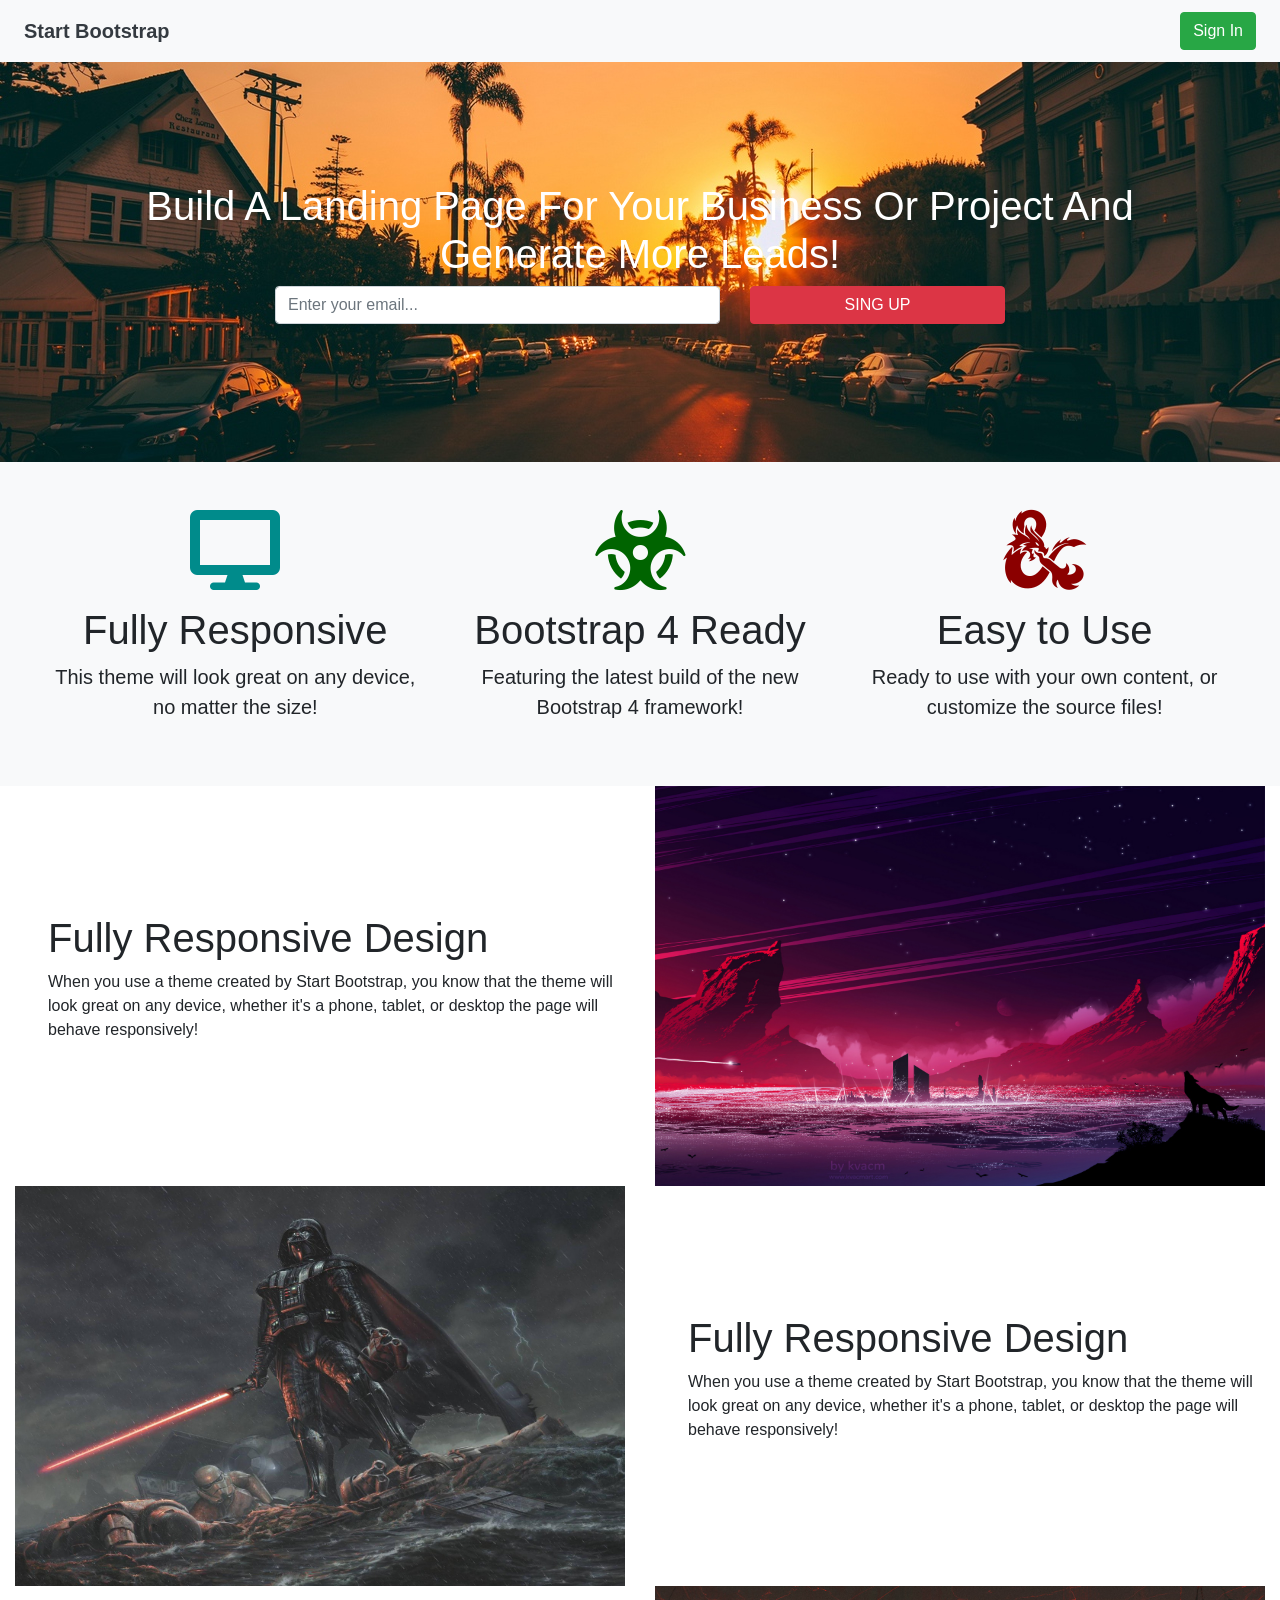
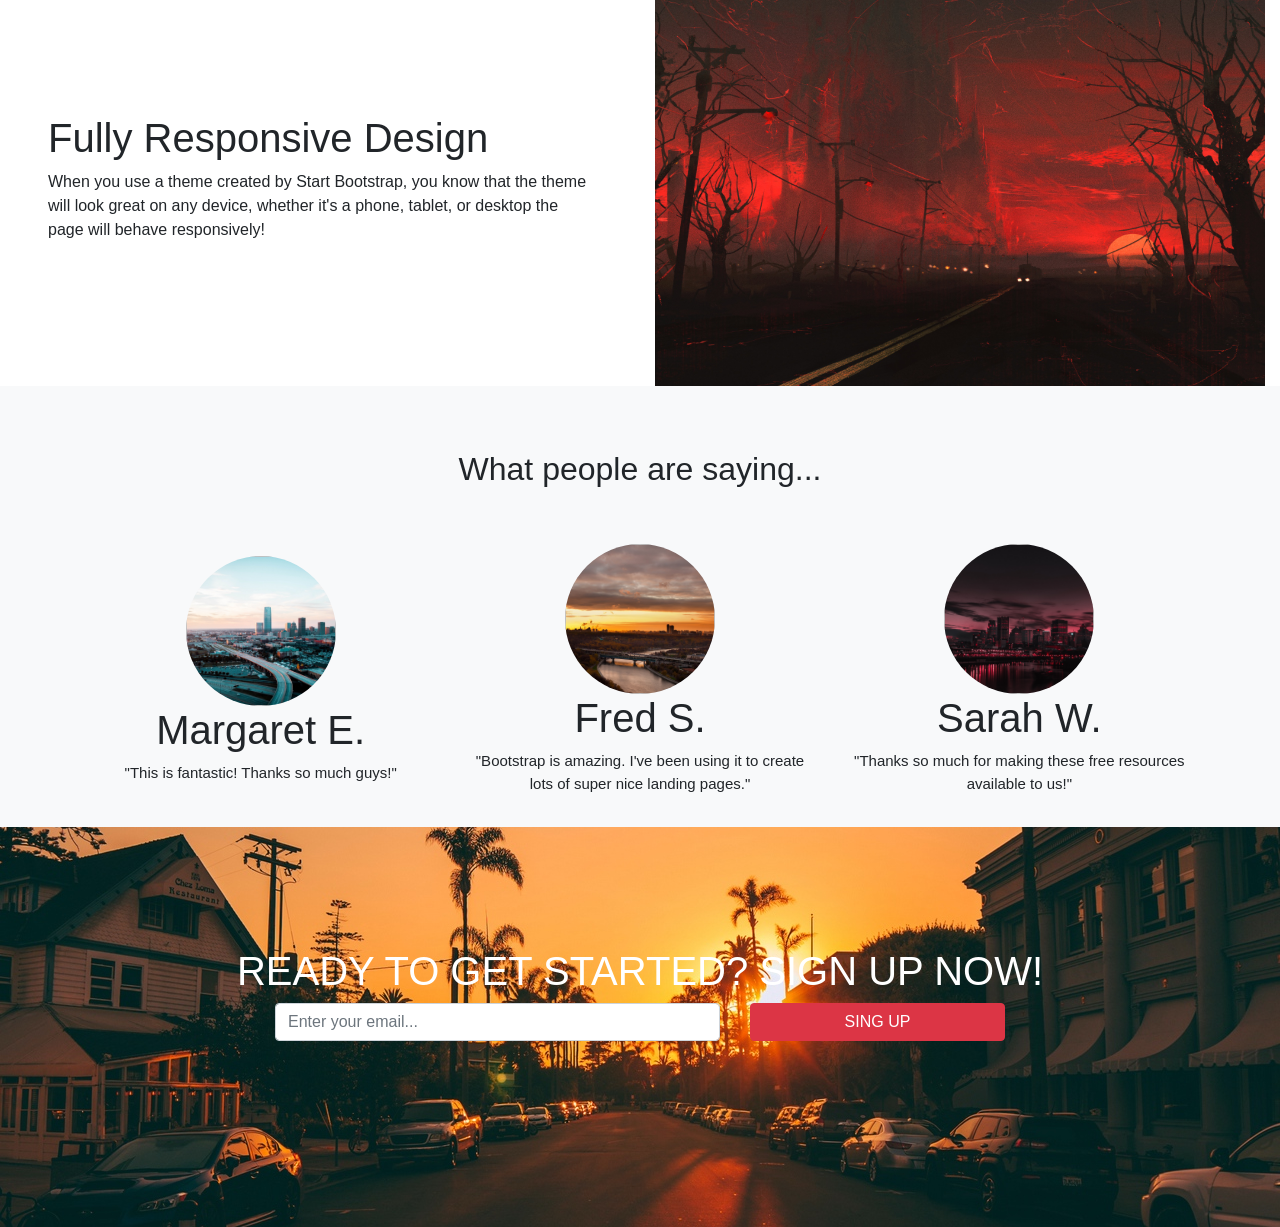
<file: HTML/14-20190530/baitap3/index.html>
<!DOCTYPE html>
<html>
    <head>
            <meta name="viewport" content="width=device-width, initial-scale=1">
            <link rel="stylesheet" href="https://stackpath.bootstrapcdn.com/bootstrap/4.3.1/css/bootstrap.min.css">
            <link rel="stylesheet" href="https://use.fontawesome.com/releases/v5.8.2/css/all.css" integrity="sha384-oS3vJWv+0UjzBfQzYUhtDYW+Pj2yciDJxpsK1OYPAYjqT085Qq/1cq5FLXAZQ7Ay" crossorigin="anonymous">
            
            <link rel="stylesheet" href="style.css">

    </head>

    <body>
        <div class="container-fluid bg-light h-100">
             <div class="row d-flex">
                 <div class="col-6 pt-3 px-4 text-dark" style="font-size: 20px;">
                     <p><b>Start Bootstrap</b></p>
                 </div>
                 <div class="col-6 px-4 d-flex justify-content-end align-items-center">
                    <button type="button" class="btn btn-success">Sign In</button>
                 </div>

             </div>

             <div class="row">
                    <div id="anhnen" class="d-none d-md-block">
                            <!-- <img id="anh-nen"> -->
                            <div class="container text-white">
                                <div class="row">
                                    <div class="col-12 text-center">
                                        <h1 class="pt-6">Build A Landing Page For Your Business Or Project And Generate More Leads!</h1>
                                    </div>
                                </div>
                                <div class="row">
                                    <div class="col-2"></div>
                                    <div class="col-5">
                                            <div>
                                                    <div class="input-group mb-3">
                                                            <input type="text" 
                                                            width="50px;"
                                                            class="form-control" placeholder="Enter your email..." aria-label="Username" aria-describedby="basic-addon1">
                                                          </div>
                                            </div>
                                    </div>
                                    <div class="col-3">
                                            <button type="button" class="btn btn-danger btn-block">SING UP</button>
                                    </div>
                                    <div class="col-2"></div>
                                </div>
                            </div>
                        </div>

             </div>
        </div>

        <div class="container-fluid bg-light p-5">
            <div class="row" style="font-size: 20px;">
                <div class="col-4" style="justify-content: center; display: flex; align-items: center; flex-direction: column; text-align: center;">
                    <i class="pb-3 fas fa-desktop fa-4x" style="color:darkcyan;"></i>
                    <h1>Fully Responsive</h1>
                    <p>This theme will look great on any device, no matter the size!</p>
                </div>

                <div class="col-4" style="justify-content: center; display: flex; align-items: center; flex-direction: column; text-align: center;">
                    <i class="pb-3 fas fa-biohazard fa-4x" style="color:darkgreen;"></i>
                    <h1>Bootstrap 4 Ready</h1>
                    <p>Featuring the latest build of the new Bootstrap 4 framework!</p>
                </div>

                <div class="col-4" style="justify-content: center; display: flex; align-items: center; flex-direction: column; text-align: center;">
                    <i class="pb-3 fab fa-d-and-d fa-4x" style="color:darkred;" ></i>
                    <h1>Easy to Use</h1>
                    <p>Ready to use with your own content, or customize the source files!</p>
                </div>    
            </div>
            
        </div>

        <div class="container-fluid">
            <div class="row">
                <div class="col-6 pl-5 d-flex justify-content-center flex-column text-algin-center">
                        <h1>Fully Responsive Design</h1>
                        <p>When you use a theme created by Start Bootstrap, you know that the theme will look great on any device, whether it's a phone, tablet, or desktop the page will behave responsively!</p>
                </div>
                <div class="col-6" style="justify-content: end;">
                    <img src='anhnen-1-1.jpg' width="100%;" height="400px;">
                </div>
            </div>

            <div class="row">
                    <div id="phan-hai-anh" class="col-6" style="justify-content: end;">
                        <img src='anhnen-2-1.jpg' width="100%;" height="400px;">
                    </div>
    
                    <div id="phan-hai-text" class="col-6 pl-5 d-flex justify-content-center flex-column text-algin-center">
                            <h1>Fully Responsive Design</h1>
                            <p>When you use a theme created by Start Bootstrap, you know that the theme will look great on any device, whether it's a phone, tablet, or desktop the page will behave responsively!</p>
                    </div>
            </div>

            <div class="row">
                    <div class="col-6 p-5 d-flex justify-content-center flex-column text-algin-center">
                        <h1>Fully Responsive Design</h1>
                        <p>When you use a theme created by Start Bootstrap, you know that the theme will look great on any device, whether it's a phone, tablet, or desktop the page will behave responsively!</p>
                    </div>
                    <div class="col-6" style="justify-content: end;">
                        <img src='anhnen-3-1.jpg' width="100%;" height="400px;">
                    </div>
            </div>
        </div>

        <div class="container-fluid bg-light">
                <div class="container p-3" >
                        <h2 class="text-center p-5">What people are saying...</h2>
                        <div class="row" style="font-size: 15px;">
                            <div class="col-4" style="justify-content: center; display: flex; align-items: center; flex-direction: column; text-align: center;">
                                <img id="image-1">
                                <h1>Margaret E.</h1>
                                <p>"This is fantastic! Thanks so much guys!"</p>
                        </div>

                        <div class="col-4" style="justify-content: center; display: flex; align-items: center; flex-direction: column; text-align: center;">
                            <img id="image-2">
                            <h1>Fred S.</h1>
                            <p>"Bootstrap is amazing. I've been using it to create lots of super nice landing pages."</p>
                        </div>

                        <div class="col-4" style="justify-content: center; display: flex; align-items: center; flex-direction: column; text-align: center;">
                                <img id="image-3">
                                <h1>Sarah W.</h1>
                                <p>"Thanks so much for making these free resources available to us!"</p>
                            </div>    
                        </div>    
                    </div>

                    <div class="row">
                            <div id="anhnen" class="d-none d-md-block">
                                    <!-- <img id="anh-nen"> -->
                                    <div class="container text-white">
                                        <div class="row">
                                            <div class="col-12 text-center">
                                                <h1 class="pt-6">
                                                        READY TO GET STARTED? SIGN UP NOW!</h1>
                                            </div>
                                        </div>
                                        <div class="row">
                                            <div class="col-2"></div>
                                            <div class="col-5">
                                                    <div>
                                                            <div class="input-group mb-3">
                                                                    <input type="text" 
                                                                    width="50px;"
                                                                    class="form-control" placeholder="Enter your email..." aria-label="Username" aria-describedby="basic-addon1">
                                                                  </div>
                                                    </div>
                                            </div>
                                            <div class="col-3">
                                                    <button type="button" class="btn btn-danger btn-block">SING UP</button>
                                            </div>
                                            <div class="col-2"></div>
                                        </div>
                                    </div>
                                </div>
                                </div>
                            
        </div>
        
    </body>
</html>
</file>
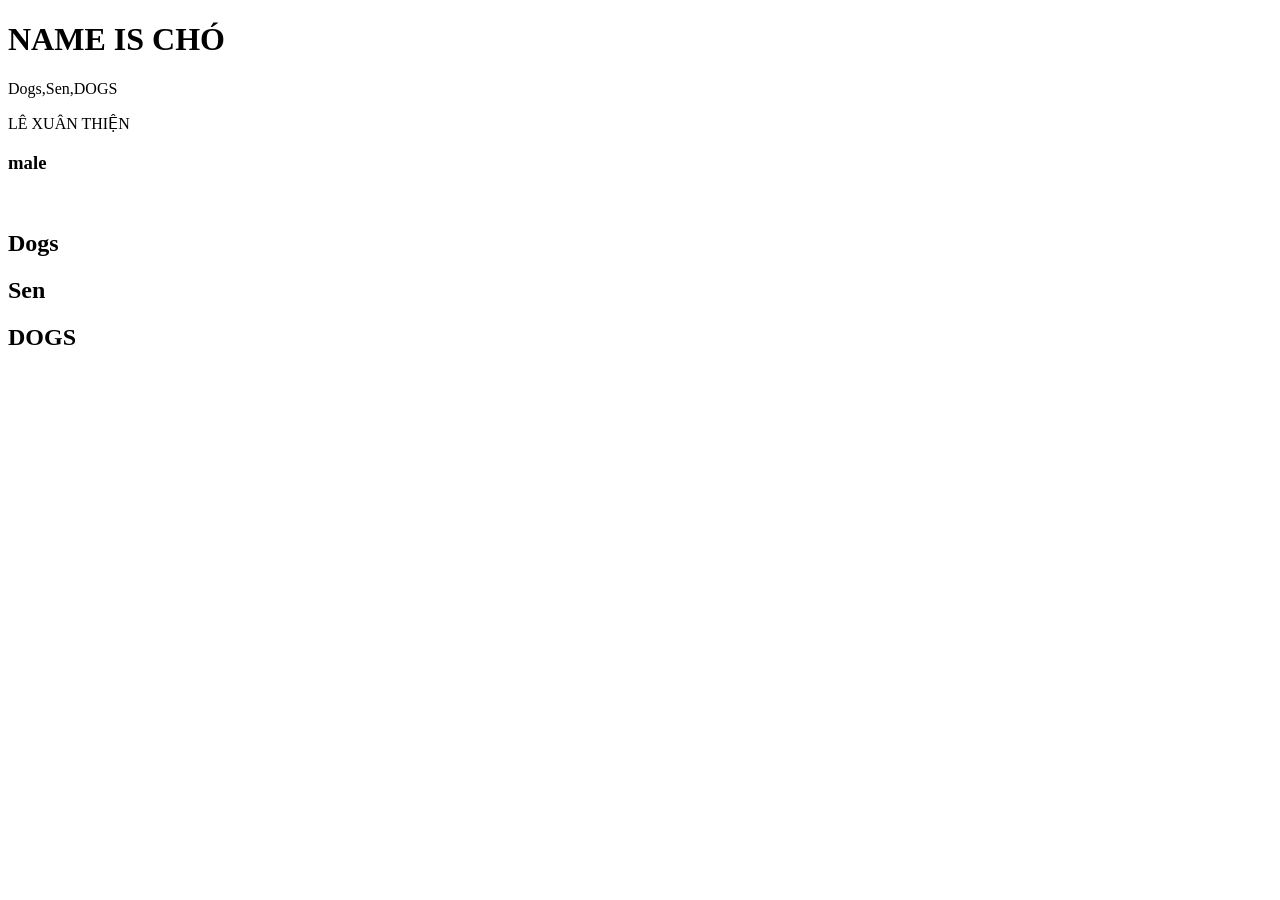
<file: HTML/10-20190521/object.html>
<!DOCTYPE html>
<html>
    <head>

    </head>
    <body>
        <h1>NAME IS CHÓ</h1>
        <p id="dogs"></p>
        <p id="tencuaban"></p>
        <h3 id="gioi-tinh-la"></h3>
        <br>
        

        <script src="object.js"></script>
    </body>
</html>
</file>
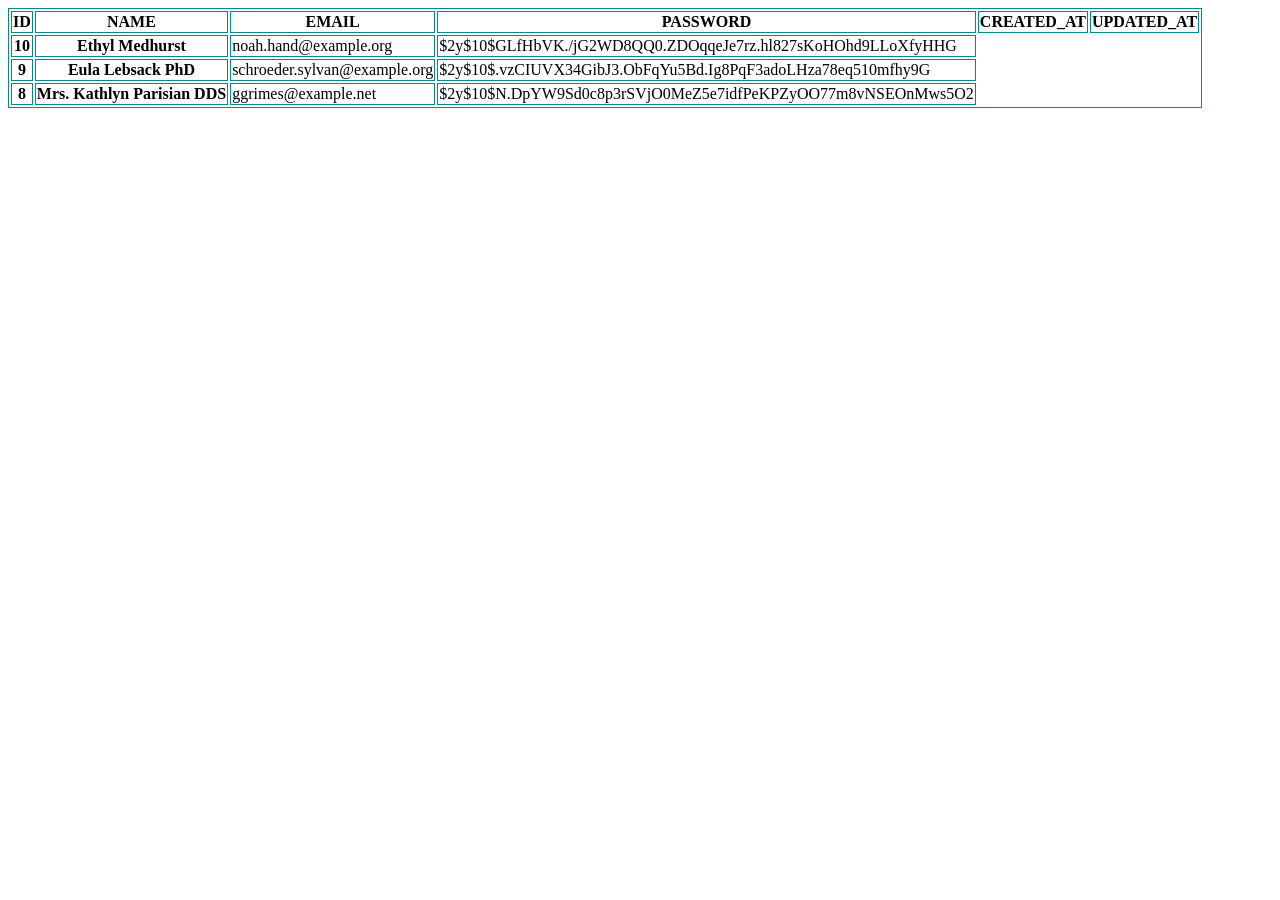
<file: HTML/10-20190521/table.html>
<!DOCTYPE html>
<html>
    <head>
        <style>
            table,
            tbody,
            thead,
            tr,
            td,
            th {
                border: 1px solid darkcyan;
            }
        </style>
    </head>
    <body>
        <script src="table.js"></script>
    </body>
</html>
</file>
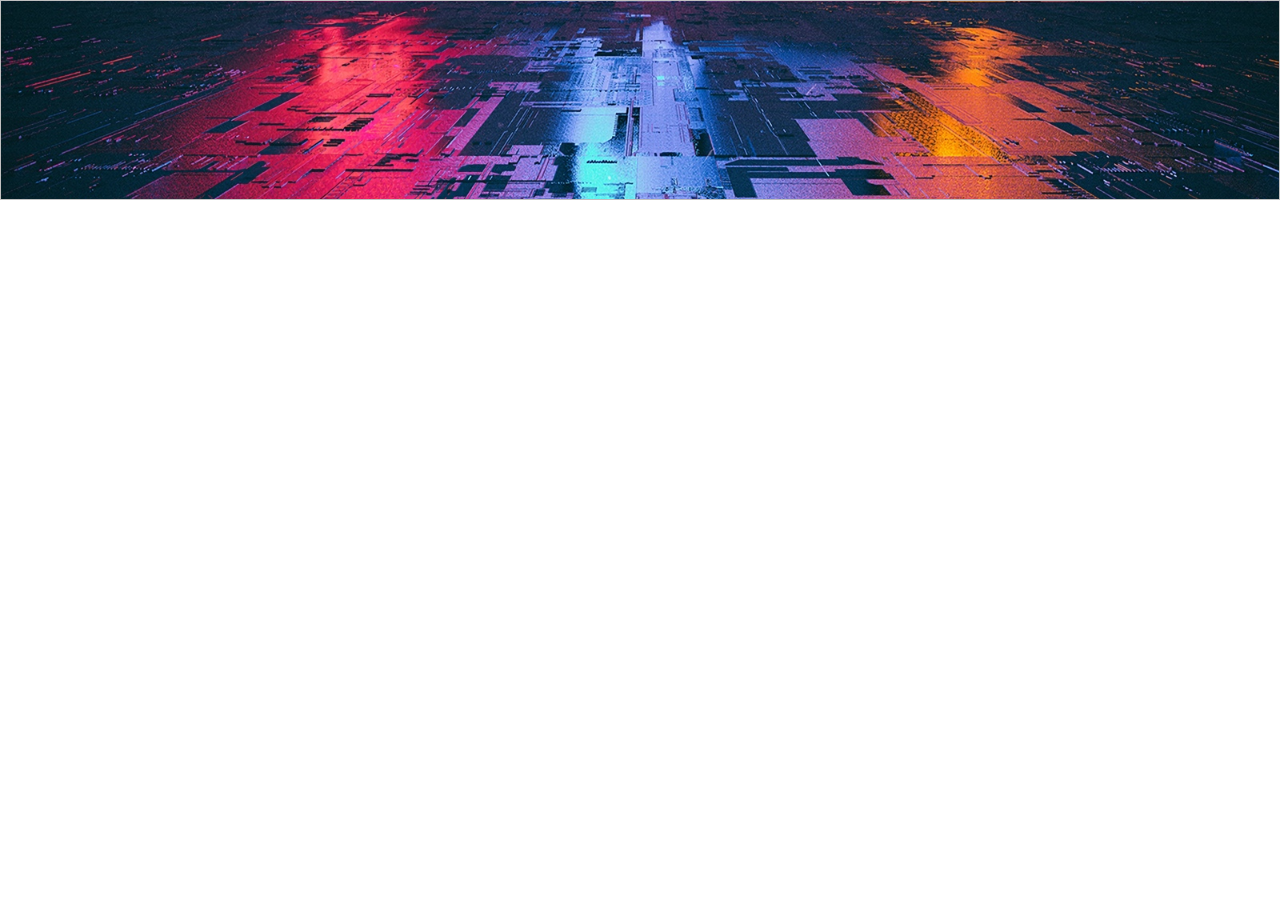
<file: HTML/12-20190525/image-jquery.html>
<!DOCTYPE html>
<html>
<head>
        <meta name="viewport" content="width=device-width, initial-scale=1, shrink-to-fit=no">

        <link rel="stylesheet" href="https://stackpath.bootstrapcdn.com/bootstrap/4.3.1/css/bootstrap.min.css">

<script src="https://ajax.googleapis.com/ajax/libs/jquery/3.4.0/jquery.min.js"></script>

<style>
    #hinhanh1,
    #hinhanh2,
    #hinhanh3 {
      height: 200px;
      width: 100%;
    }

    #hinhanh1 {
    background-image: url('anh1.jpg');
    background-size: cover;
    background-position: center;
    }

    #hinhanh2 {
    background-image: url('anh2.jpg');
    background-size: cover;
    background-position: center;
    }

    #hinhanh3 {
    background-image: url('anh3.jpg');
    background-size: cover;
    background-position: center;
    }
</style>

</head>

<body>
    <div>
      <img id="hinhanh1">
    </div>
    <div>
      <img id="hinhanh2">
    </div>
    <div>
      <img id="hinhanh3">
    </div>


    <script src="image-carousel-jquery.js"></script>
</body>
</html>
</file>
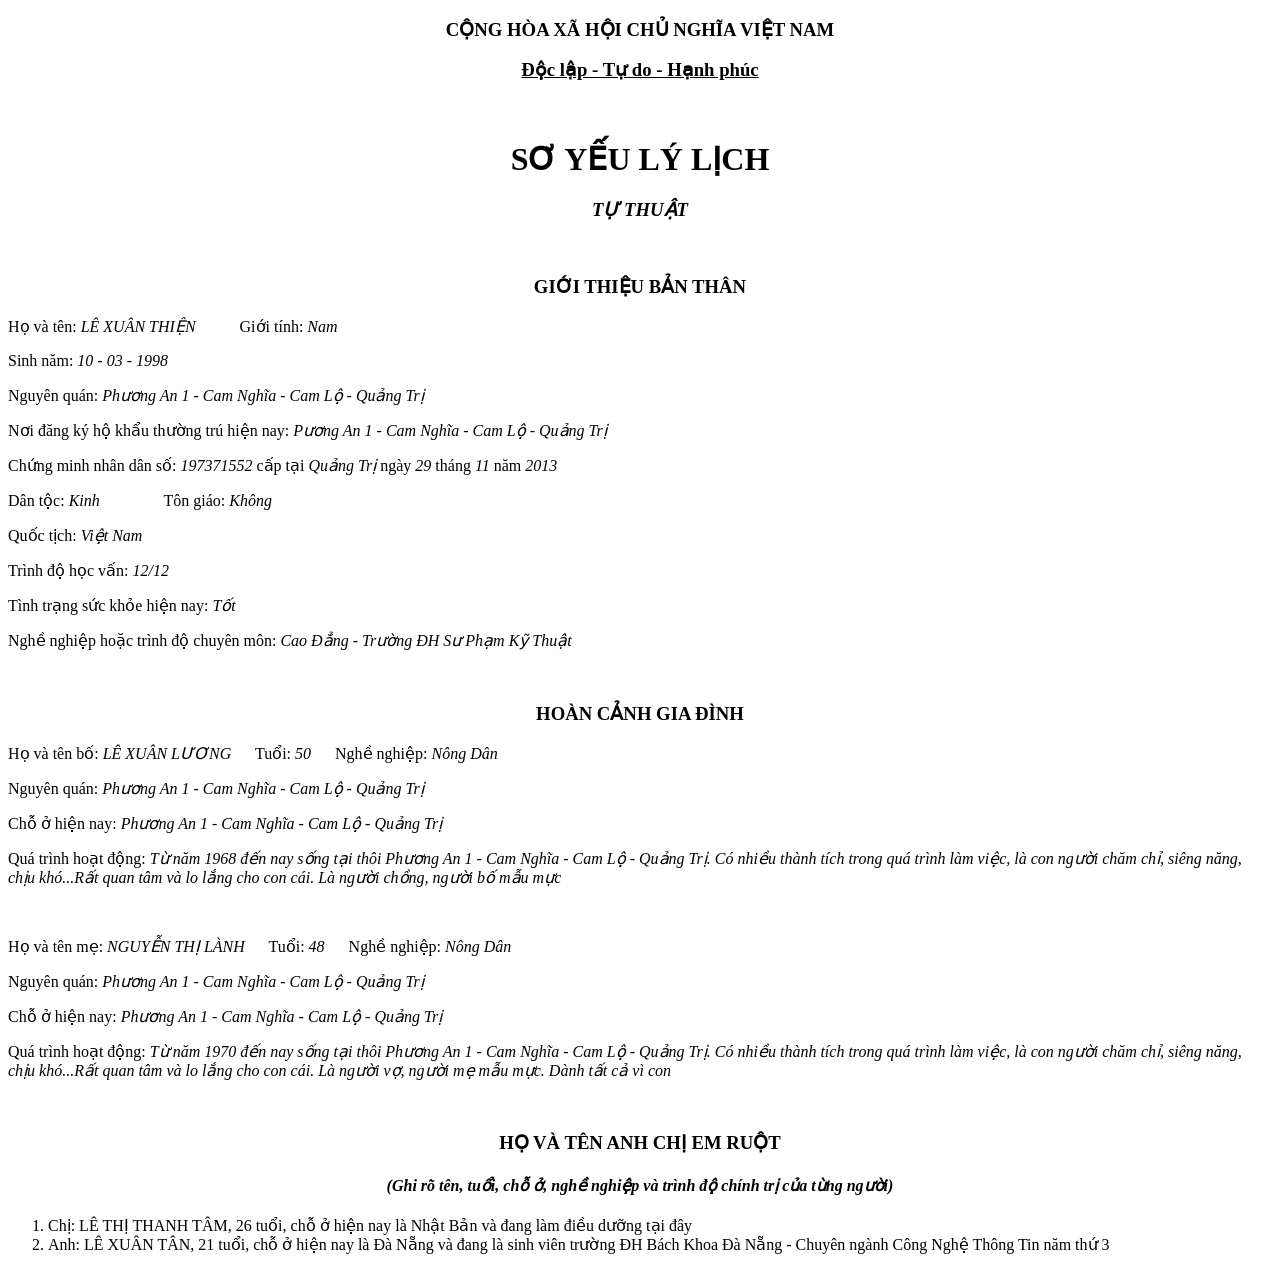
<file: HTML/20190422/xuanthien1.html>
<!DOCTYPE html>
<html>
    <head>
        <title>Sơ Yếu Lý Lịch</title>
    </head>
    <body>
        <h3 style="text-align:center;">CỘNG HÒA XÃ HỘI CHỦ NGHĨA VIỆT NAM</h3>
        <h3 style="text-align:center;"><ins>Độc lập - Tự do - Hạnh phúc</ins></h3>
        <br>
        <h1 style="text-align:center;">SƠ YẾU LÝ LỊCH</h1>
        <h3 style="text-align:center;"><i>TỰ THUẬT</i></h3>
        <br>
        <h3 style="text-align:center;">GIỚI THIỆU BẢN THÂN</h3>
            <p>Họ và tên: <i>LÊ XUÂN THIỆN</i> &emsp; &emsp; Giới tính: <i>Nam</i></P>
            <p>Sinh năm: <i>10 - 03 - 1998</i></p>
            <p>Nguyên quán: <i>Phương An 1 - Cam Nghĩa - Cam Lộ - Quảng Trị</i></p>
            <p>Nơi đăng ký hộ khẩu thường trú hiện nay: <i>Pương An 1 - Cam Nghĩa - Cam Lộ - Quảng Trị</i></p>
            <p>Chứng minh nhân dân số: <i>197371552</i> cấp tại <i>Quảng Trị</i> ngày <i>29</i> tháng <i>11</i> năm <i>2013</i></p>
            <p>Dân tộc: <i>Kinh</i> &emsp; &emsp; &emsp; Tôn giáo: <i>Không</i></p>
            <p>Quốc tịch: <i>Việt Nam</i></p>
            <p>Trình độ học vấn: <i>12/12</i></p>
            <p>Tình trạng sức khỏe hiện nay: <i>Tốt</i></p>
            <p>Nghề nghiệp hoặc trình độ chuyên môn: <i>Cao Đẳng - Trường ĐH Sư Phạm Kỹ Thuật</i></p>
            <br>
        <h3 style="text-align:center;">HOÀN  CẢNH GIA ĐÌNH</h3>
            <p>Họ và tên bố: <i>LÊ XUÂN LƯƠNG</i> &emsp; Tuổi: <i>50</i> &emsp; Nghề nghiệp: <i>Nông Dân</i></p>
            <p>Nguyên quán: <i>Phương An 1 - Cam Nghĩa - Cam Lộ - Quảng Trị</i></p>
            <p>Chỗ ở hiện nay: <i>Phương An 1 - Cam Nghĩa - Cam Lộ - Quảng Trị</i></p>
            <p>Quá trình hoạt động: <i>Từ năm 1968 đến nay sống tại thôi Phương An 1 - Cam Nghĩa - Cam Lộ - Quảng Trị. Có nhiều thành tích trong quá trình làm việc, là con người chăm chỉ, siêng năng, chịu khó...Rất quan tâm và lo lắng cho con cái. Là người chồng, người bố mẫu mực</i></p>
            <br>
            <p>Họ và tên mẹ: <i>NGUYỄN THỊ LÀNH</i> &emsp; Tuổi: <i>48</i> &emsp; Nghề nghiệp: <i>Nông Dân</i></p>
            <p>Nguyên quán: <i>Phương An 1 - Cam Nghĩa - Cam Lộ - Quảng Trị</i></p>
            <p>Chỗ ở hiện nay: <i>Phương An 1 - Cam Nghĩa - Cam Lộ - Quảng Trị</i></p>
            <p>Quá trình hoạt động: <i>Từ năm 1970 đến nay sống tại thôi Phương An 1 - Cam Nghĩa - Cam Lộ - Quảng Trị. Có nhiều thành tích trong quá trình làm việc, là con người chăm chỉ, siêng năng, chịu khó...Rất quan tâm và lo lắng cho con cái. Là người vợ, người mẹ mẫu mực. Dành tất cả vì con</i></p>
            <br>
        <h3 style="text-align:center;">HỌ VÀ TÊN ANH CHỊ EM RUỘT</h3>
        <h4 style="text-align:center;"> <i>(Ghi rõ tên, tuổi, chỗ ở, nghề nghiệp và trình độ chính trị của từng người)</i> </h4>
            <ol>
                <li>Chị: LÊ THỊ THANH TÂM, 26 tuổi, chỗ ở hiện nay là Nhật Bản và đang làm điều dưỡng tại đây</li>
                <li>Anh: LÊ XUÂN TÂN, 21 tuổi, chỗ ở hiện nay là Đà Nẵng và đang là sinh viên trường ĐH Bách Khoa Đà Nẵng - Chuyên ngành Công Nghệ Thông Tin năm thứ 3</li>

            </ol>
    </body>
</html>
</file>
<file: HTML/HTML_PHP_18_LEXUANTHIEN/style.css>
#image-1 {
    height: 295px;
    width: 100%;
    background-image: url('image-xe-5.jpg');
    background-size: cover;
    background-position: center;
    background-origin: content-box;
}

#image-2 {
    
    height: 295px;
    width: 100%;
    background-image: url('image-xe-3.jpg');
    background-size: cover;
    background-position: center;  
    background-origin: content-box;
}

#anh-nen-1 {
    height: 360px;
    width: 100%;
    background-image: url('image-xe-2.jpg');
    background-size: cover;
    background-position: center;  
    background-origin: content-box;
}

#anh-nen-2 {
    height: 360px;
    width: 100%;
    background-image: url('image-xe-4.jpg');
    background-size: cover;
    background-position: center;  
    background-origin: content-box;
}

.pl-6 {
    padding-left: 210px;
}

.pt-6 {
    padding-top: 150px;
}

.card-columns {

    column-count:2;
}

.card-columns-1 {

    column-count:1;
}
</file>
<file: HTML/13-20190528/baitap/style.css>
/* #hinhanh1 {
    background-image: url('hinh-anh-1.jpg');
    background-size: cover;
    background-position: center;
    } */

    #vongtron {
        border-top-left-radius: 50%;
        border-top-right-radius:50%;
        border-bottom-left-radius: 50%;
        border-bottom-right-radius: 50%;
        }

    /* div#phan-hai-anh {order: 2;}
    div#phan-hai-text {order: 1;} */
</file>
<file: HTML/14-20190530/baitap2/style.css>
#anh {
    height: 295px;
    width: 100%;
    background-image: url('anh-2-1.jpg');
    background-size: cover;
    background-position: center;  /*vi tri cua anh*/
    background-origin: content-box;
}

#anh2 {
    
    height: 295px;
    width: 100%;
    background-image: url('anh-2-2.jpg');
    background-size: cover;
    background-position: center;  /*vi tri cua anh*/
    background-origin: content-box;
}


.pl-6 {
    padding-left: 210px;
}

.pt-6 {
    padding-top: 150px;
}

.card-columns {

    column-count:2;
}

.card-columns-1 {

    column-count:1;
}
</file>
<file: HTML/14-20190530/baitap3/style.css>
#anhnen {
    height: 400px;
    width: 100%;
    background-image: url('anhnen.jpg');
    background-size: cover;
    background-position: center;  /*vi tri cua anh*/
    background-origin: content-box;
}

.pt-6 {
    padding-top: 120px;
}

/* div#phan-hai-anh {order: 1;}
div#phan-hai-text {order: 2;} */


#image-1 {
    height: 150px;
    width: 150px;
    border-top-left-radius: 50%;
    border-top-right-radius:50%;
    border-bottom-left-radius: 50%;
    border-bottom-right-radius: 50%;
    background-image: url('anhnen-1.jpg');
    background-size: cover;
    background-position: center;  /*vi tri cua anh*/
    background-origin: content-box;
}

#image-2 {
    height: 150px;
    width: 150px;
    border-top-left-radius: 50%;
    border-top-right-radius:50%;
    border-bottom-left-radius: 50%;
    border-bottom-right-radius: 50%;
    background-image: url('anhnen-2.jpg');
    background-size: cover;
    background-position: center;  /*vi tri cua anh*/
    background-origin: content-box;
}

#image-3 {
    height: 150px;
    width: 150px;
    border-top-left-radius: 50%;
    border-top-right-radius:50%;
    border-bottom-left-radius: 50%;
    border-bottom-right-radius: 50%;
    background-image: url('anhnen-3.jpg');
    background-size: cover;
    background-position: center;  /*vi tri cua anh*/
    background-origin: content-box;
}
</file>
